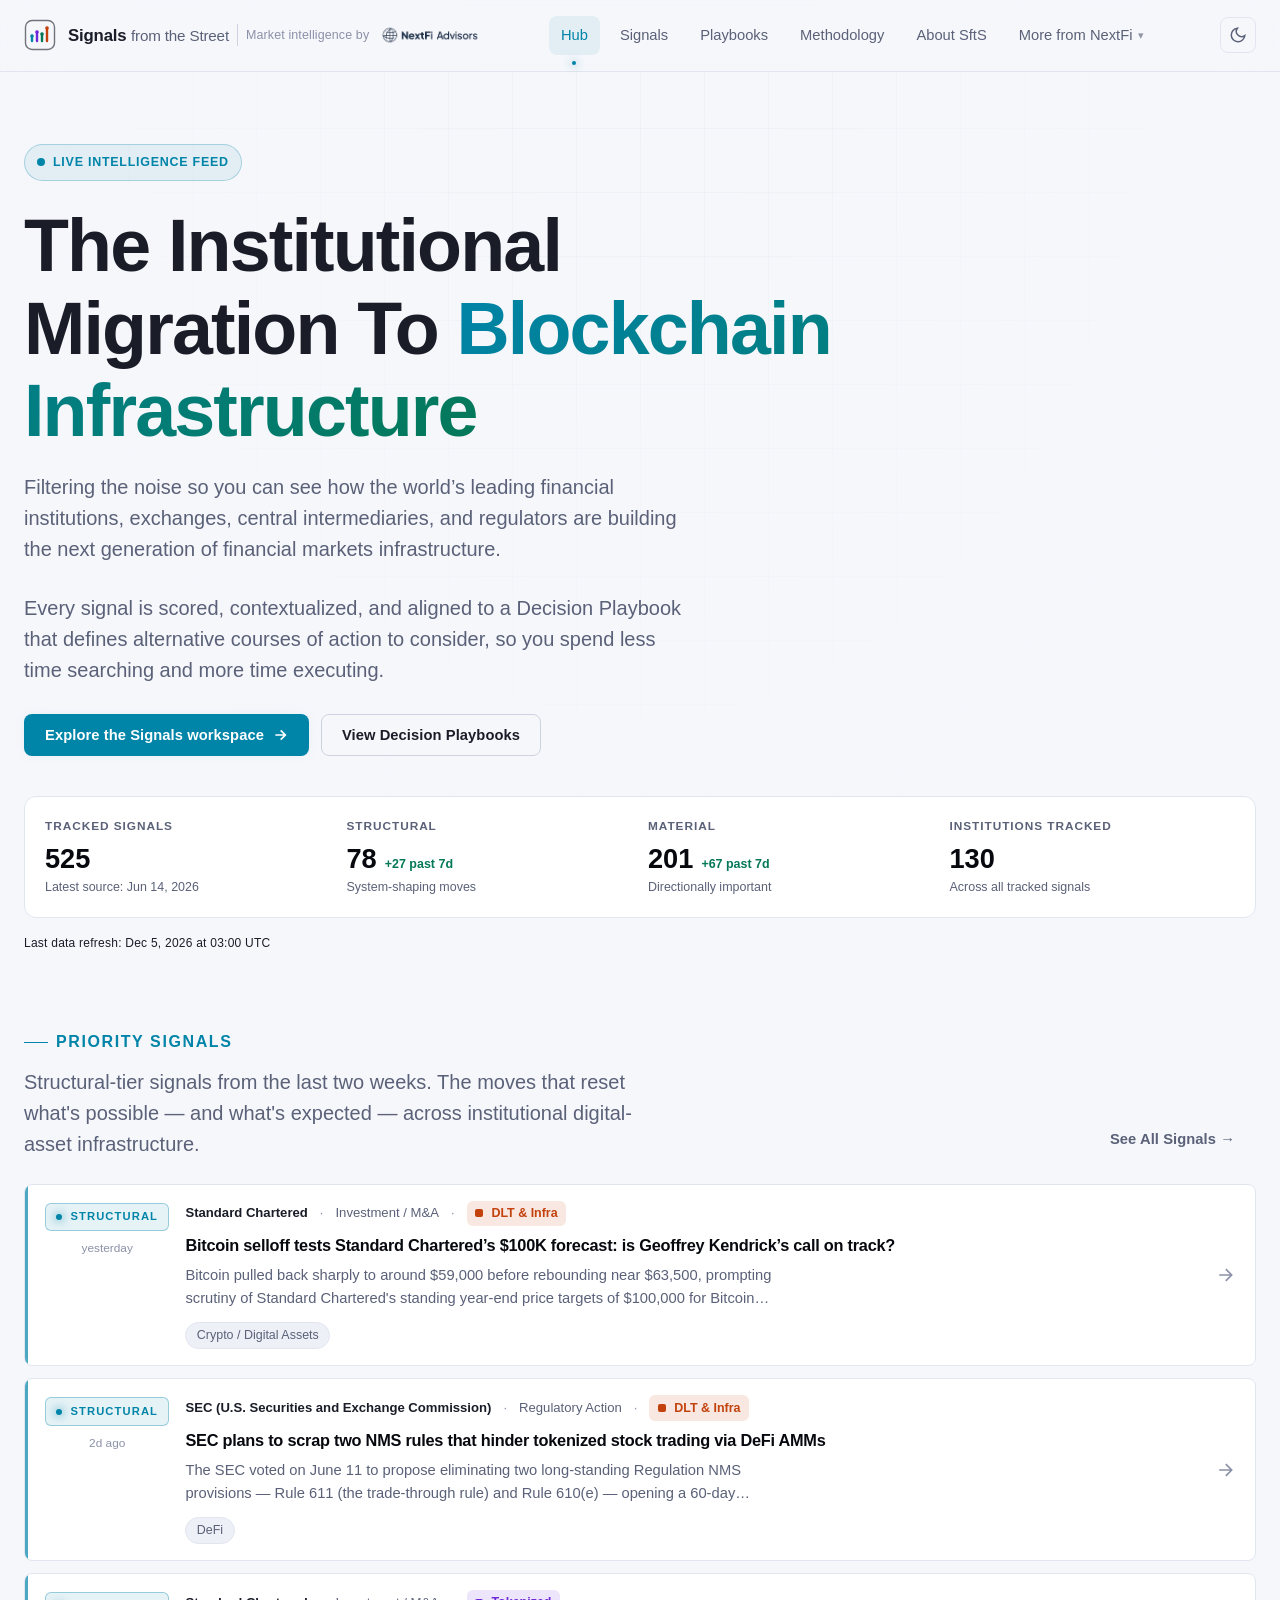
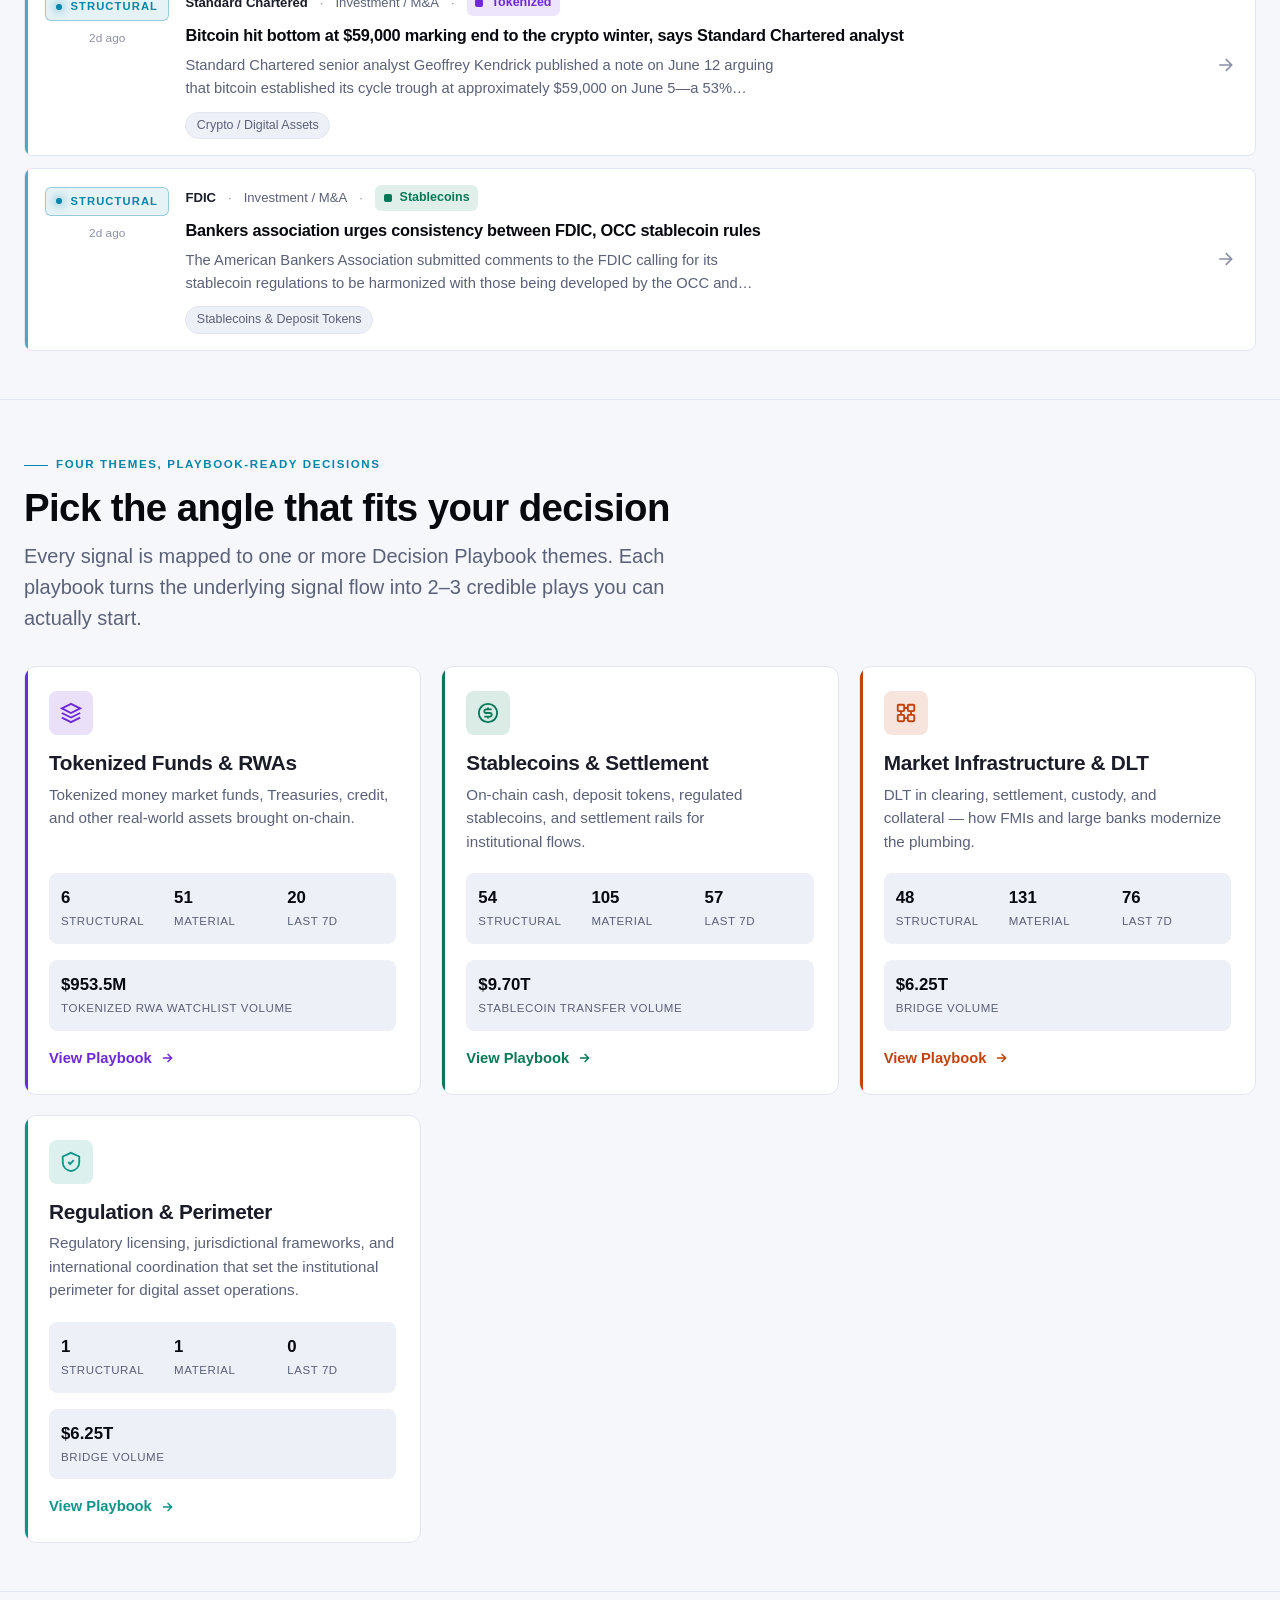
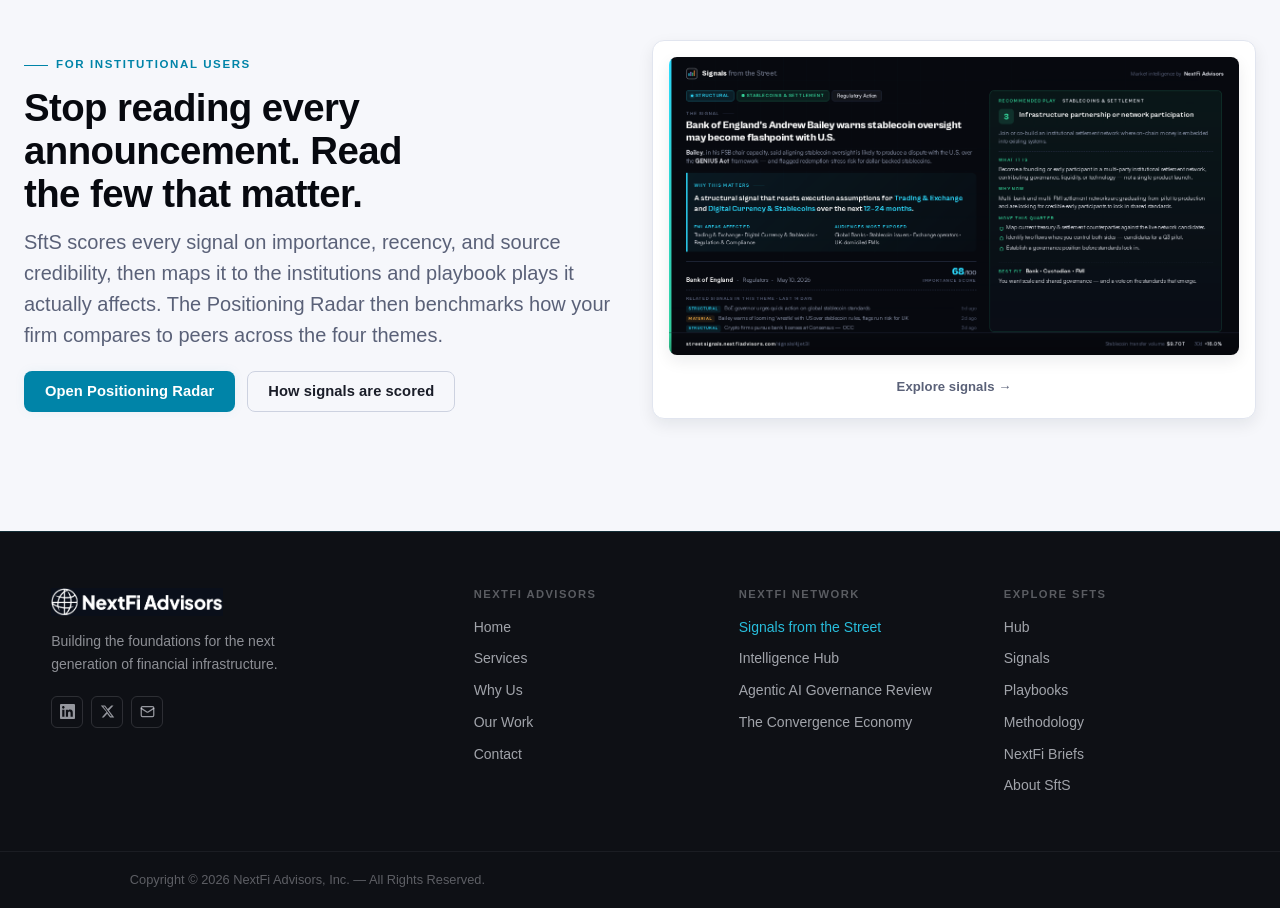
<file: index.html>
<!DOCTYPE html>
<html lang="en">
<head>
<meta charset="UTF-8">
<meta name="viewport" content="width=device-width, initial-scale=1.0">
<title>Signals from the Street — Institutional Digital Asset Intelligence</title>
<meta name="description" content="Filtering institutional digital-asset signals into the few moves that actually shape market structure. Decision Playbooks for tokenized funds, stablecoins, and DLT-based market infrastructure.">
<meta name="theme-color" content="#07090f">
<link rel="icon" type="image/png" href="./assets/nextfi-monogram-navy.png">

<!-- Fonts -->
<link rel="preconnect" href="https://api.fontshare.com">
<link rel="preconnect" href="https://cdn.fontshare.com" crossorigin>
<link href="https://api.fontshare.com/v2/css?f[]=cabinet-grotesk@400,500,700,800&f[]=satoshi@300,400,500,700&f[]=jetbrains-mono@400,500&display=swap" rel="stylesheet">

<!-- Stylesheets -->
<link rel="stylesheet" href="./css/tokens.css?v=14">
<link rel="stylesheet" href="./base.css?v=14">
<link rel="stylesheet" href="./css/app.css?v=14">
</head>
<body>

<a href="#main" class="sr-only">Skip to main content</a>

<header class="app-header">
  <div class="app-header-inner">
    <div class="brand-group">
    <a href="#/" class="brand" aria-label="Signals from the Street home">
      <svg class="brand-mark" viewBox="0 0 32 32" fill="none" aria-hidden="true">
        <rect x="1.5" y="1.5" width="29" height="29" rx="6.5" stroke="currentColor" stroke-width="1.4" fill="none" opacity="0.6"/>
        <path d="M8 22V17"  stroke="var(--color-cat-banks)"     stroke-width="2.4" stroke-linecap="round"/>
        <path d="M13 22V13" stroke="var(--color-cat-asset)"     stroke-width="2.4" stroke-linecap="round"/>
        <path d="M18 22V15" stroke="var(--color-cat-payments)"  stroke-width="2.4" stroke-linecap="round"/>
        <path d="M23 22V9"  stroke="var(--color-cat-exchanges)" stroke-width="2.4" stroke-linecap="round"/>
        <circle cx="8"  cy="17" r="1.8" fill="var(--color-cat-banks)"/>
        <circle cx="13" cy="13" r="1.8" fill="var(--color-cat-asset)"/>
        <circle cx="18" cy="15" r="1.8" fill="var(--color-cat-payments)"/>
        <circle cx="23" cy="9"  r="1.8" fill="var(--color-cat-exchanges)"/>
      </svg>
      <div class="brand-text">Signals <span>from the Street</span></div>
    </a>
    <span class="brand-divider" aria-hidden="true"></span>
    <a class="brand-by" href="https://nextfiadvisors.com" target="_blank" rel="noopener noreferrer">
      <span>Market intelligence by</span>
      <img class="brand-by-logo" src="./nextfi-logo.png" alt="NextFi Advisors" onerror="this.style.display='none';">
    </a>
    </div>

    <nav class="app-nav" id="appNav" aria-label="Primary">
      <a class="nav-link" href="#/">Hub</a>
      <a class="nav-link" href="#/signals">Signals</a>
      <a class="nav-link" href="#/playbooks">Playbooks</a>
      <a class="nav-link" href="#/methodology">Methodology</a>
      <a class="nav-link" href="#/about">About SftS</a>
      <details class="nav-dropdown" id="moreFromNextFi">
        <summary>More from NextFi</summary>
        <div class="nav-dropdown-menu">
          <a href="https://nextfiadvisors.com/" target="_blank" rel="noopener noreferrer">NextFi Home</a>
          <a href="https://intelligence.nextfiadvisors.com/" target="_blank" rel="noopener noreferrer">Intelligence Hub</a>
          <a href="https://agentic.nextfiadvisors.com/" target="_blank" rel="noopener noreferrer">Agentic AI Governance</a>
          <a href="https://thedisplacement.ai/" target="_blank" rel="noopener noreferrer">The Convergence Economy</a>
        </div>
      </details>
    </nav>

    <div class="header-tools">
      <button class="icon-btn" id="themeToggle" aria-label="Toggle color theme" type="button"></button>
      <button class="icon-btn mobile-toggle" id="mobileMenuToggle" aria-label="Toggle navigation" type="button">
        <svg width="18" height="18" viewBox="0 0 24 24" fill="none" stroke="currentColor" stroke-width="2"><path d="M3 12h18M3 6h18M3 18h18"/></svg>
      </button>
    </div>
  </div>
</header>

<main id="main">
  <div id="routeRoot">
    <!-- Initial skeleton while data loads -->
    <div class="container container--wide" style="padding: var(--space-12) 0;">
      <div class="skeleton" style="height: 48px; width: 60%; margin-bottom: var(--space-4);"></div>
      <div class="skeleton" style="height: 24px; width: 80%; margin-bottom: var(--space-3);"></div>
      <div class="skeleton" style="height: 24px; width: 45%; margin-bottom: var(--space-8);"></div>
      <div class="skel-row"></div>
      <div class="skel-row"></div>
      <div class="skel-row"></div>
    </div>
  </div>
</main>

<footer class="site-footer">
  <div class="footer-inner">
    <div class="footer-brand">
      <img src="nextfi-horizontal-bold-reversed.png" alt="NextFi Advisors" class="footer-logo" />
      <p>Building the foundations for the next generation of financial infrastructure.</p>
      <div class="footer-socials">
        <a href="https://www.linkedin.com/in/barry-eisenberg/" target="_blank" rel="noopener noreferrer" class="footer-social" aria-label="LinkedIn">
          <svg width="15" height="15" viewBox="0 0 24 24" fill="currentColor" aria-hidden="true"><path d="M20.447 20.452h-3.554v-5.569c0-1.328-.027-3.037-1.852-3.037-1.853 0-2.136 1.445-2.136 2.939v5.667H9.351V9h3.414v1.561h.046c.477-.9 1.637-1.85 3.37-1.85 3.601 0 4.267 2.37 4.267 5.455v6.286zM5.337 7.433c-1.144 0-2.063-.926-2.063-2.065 0-1.138.92-2.063 2.063-2.063 1.14 0 2.064.925 2.064 2.063 0 1.139-.925 2.065-2.064 2.065zm1.782 13.019H3.555V9h3.564v11.452zM22.225 0H1.771C.792 0 0 .774 0 1.729v20.542C0 23.227.792 24 1.771 24h20.451C23.2 24 24 23.227 24 22.271V1.729C24 .774 23.2 0 22.222 0h.003z"/></svg>
        </a>
        <a href="https://www.x.com/NextfiAdvisors" target="_blank" rel="noopener noreferrer" class="footer-social" aria-label="X (Twitter)">
          <svg width="15" height="15" viewBox="0 0 24 24" fill="currentColor" aria-hidden="true"><path d="M18.244 2.25h3.308l-7.227 8.26 8.502 11.24H16.17l-4.714-6.231-5.401 6.231H2.742l7.736-8.857L1.254 2.25H8.08l4.258 5.63 5.906-5.63zm-1.161 17.52h1.833L7.084 4.126H5.117z"/></svg>
        </a>
        <a href="mailto:info@nextfiadvisors.com" class="footer-social" aria-label="Email">
          <svg width="15" height="15" viewBox="0 0 24 24" fill="none" stroke="currentColor" stroke-width="2" stroke-linecap="round" stroke-linejoin="round" aria-hidden="true"><rect width="20" height="16" x="2" y="4" rx="2"/><path d="m22 7-8.97 5.7a1.94 1.94 0 0 1-2.06 0L2 7"/></svg>
        </a>
      </div>
    </div>
    <div class="footer-links">
      <h4>NextFi Advisors</h4>
      <a href="https://nextfiadvisors.com/">Home</a>
      <a href="https://nextfiadvisors.com/services">Services</a>
      <a href="https://nextfiadvisors.com/why-us">Why Us</a>
      <a href="https://nextfiadvisors.com/our-work">Our Work</a>
      <a href="https://nextfiadvisors.com/contact">Contact</a>
    </div>
    <div class="footer-links">
      <h4>NextFi Network</h4>
      <a href="https://streetsignals.nextfiadvisors.com/" class="footer-link-current" aria-current="page">Signals from the Street</a>
      <a href="https://intelligence.nextfiadvisors.com/">Intelligence Hub</a>
      <a href="https://agentic.nextfiadvisors.com/">Agentic AI Governance Review</a>
      <a href="https://thedisplacement.ai/">The Convergence Economy</a>
    </div>
    <div class="footer-links">
      <h4>Explore SftS</h4>
      <a href="#/">Hub</a>
      <a href="#/signals">Signals</a>
      <a href="#/playbooks">Playbooks</a>
      <a href="#/methodology">Methodology</a>
      <a href="#/briefs">NextFi Briefs</a>
      <a href="#/about">About SftS</a>
    </div>
  </div>
  <div class="footer-bottom">
    <p>Copyright &copy; 2026 NextFi Advisors, Inc. &mdash; All Rights Reserved.</p>
  </div>
</footer>

<!-- Scripts: load order matters -->
<script src="./js/state.js?v=14"></script>
<script src="./js/why-this-matters.js?v=14"></script>
<script src="./js/data.js?v=14"></script>
<script src="./js/playbooks.js?v=14"></script>
<script src="./js/render.js?v=14"></script>
<script src="./js/router.js?v=14"></script>
<script src="./js/routes-hub.js?v=14"></script>
<script src="./js/routes-signals-v2.js?v=14"></script>
<script src="./js/routes-playbooks.js?v=14"></script>
<script src="./js/routes-radar.js?v=14"></script>
<script src="./js/routes-analytics.js?v=14"></script>
<script src="./js/routes-meta.js?v=14"></script>
<script src="./js/routes-briefs.js?v=14"></script>
<script src="./js/app.js?v=14"></script>
</body>
</html>
</file>
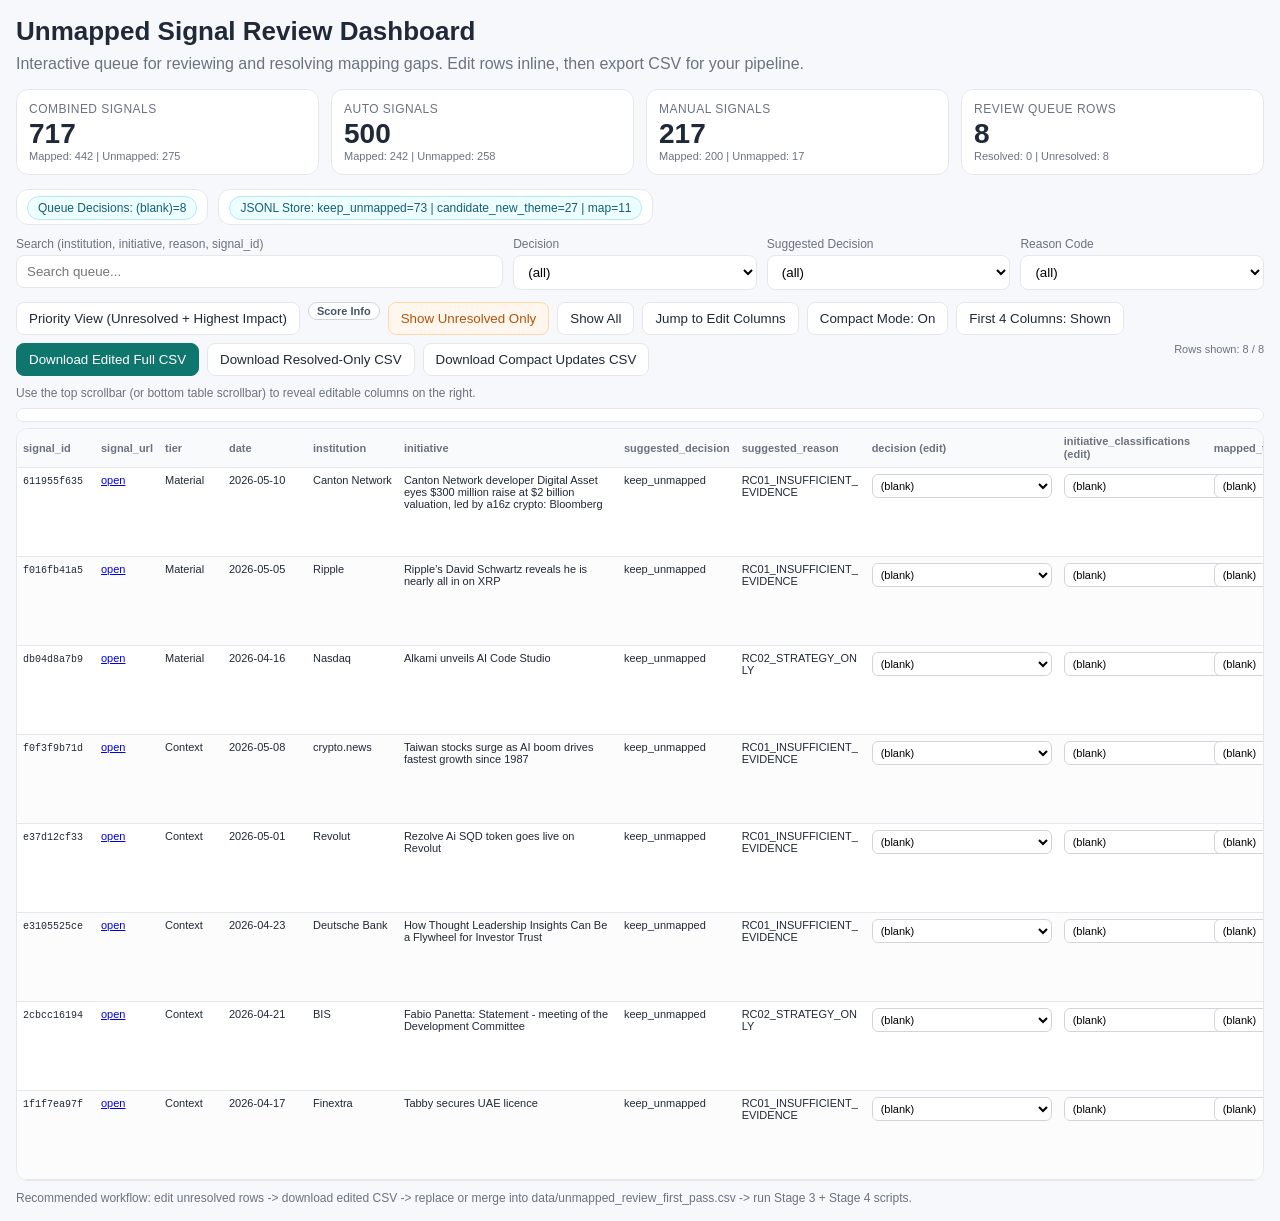
<file: data/unmapped_review_dashboard.html>
<!doctype html>
<html lang="en">
<head>
  <meta charset="utf-8" />
  <meta name="viewport" content="width=device-width, initial-scale=1" />
  <title>Unmapped Signal Review Dashboard</title>
  <style>
    :root {
      --bg:#f7f8fc;
      --card:#ffffff;
      --ink:#1f2937;
      --muted:#6b7280;
      --line:#e5e7eb;
      --accent:#0f766e;
      --warn:#b45309;
      --danger:#b91c1c;
    }
    * { box-sizing:border-box; }
    body { margin:0; font-family:Segoe UI, Tahoma, sans-serif; background:var(--bg); color:var(--ink); }
    .wrap { max-width:1500px; margin:0 auto; padding:16px; }
    h1 { margin:0 0 8px; font-size:26px; }
    .sub { color:var(--muted); margin-bottom:16px; }
    .grid { display:grid; gap:12px; grid-template-columns:repeat(auto-fit,minmax(260px,1fr)); margin-bottom:14px; }
    .card { background:var(--card); border:1px solid var(--line); border-radius:12px; padding:12px; }
    .k { color:var(--muted); font-size:12px; text-transform:uppercase; letter-spacing:.04em; }
    .v { font-size:28px; font-weight:700; margin-top:2px; }
    .row { display:flex; gap:10px; flex-wrap:wrap; align-items:center; margin-bottom:12px; }
    .row .card { padding:8px 10px; }
    .pill { border-radius:999px; padding:4px 10px; font-size:12px; background:#ecfeff; color:#155e75; border:1px solid #bae6fd; }
    label { font-size:12px; color:var(--muted); display:block; margin-bottom:4px; }
    input[type=search], select { width:100%; min-width:180px; border:1px solid var(--line); border-radius:8px; padding:8px 10px; background:#fff; }
    .filters { display:grid; gap:10px; grid-template-columns:2fr 1fr 1fr 1fr; margin-bottom:12px; }
    .btns { display:flex; gap:8px; flex-wrap:wrap; margin-bottom:10px; }
    button { border:1px solid var(--line); background:#fff; color:var(--ink); border-radius:8px; padding:8px 12px; cursor:pointer; }
    button.primary { background:var(--accent); border-color:var(--accent); color:#fff; }
    button.warn { background:#fff7ed; border-color:#fed7aa; color:var(--warn); }
    button.active { background:#ecfeff; border-color:#99f6e4; color:#0f766e; }
    .hint { display:inline-flex; align-items:center; justify-content:center; width:18px; height:18px; border-radius:999px; border:1px solid #cbd5e1; color:#475569; font-size:11px; line-height:1; background:#fff; cursor:help; }
    .hint.label { width:auto; padding:0 8px; border-radius:999px; font-size:11px; font-weight:600; }
    .scroll-hint { margin:6px 0 8px; color:var(--muted); font-size:12px; }
    .top-scroll { height:14px; overflow-x:auto; overflow-y:hidden; border:1px solid var(--line); border-radius:8px; background:#fff; margin-bottom:6px; }
    .top-scroll-inner { height:1px; }
    .table-wrap { background:#fff; border:1px solid var(--line); border-radius:12px; overflow-x:auto; overflow-y:auto; max-width:100%; }
    table { width:max-content; min-width:100%; border-collapse:separate; border-spacing:0; }
    thead th { position:sticky; top:0; background:#f9fafb; border-bottom:1px solid var(--line); padding:8px; text-align:left; font-size:12px; color:var(--muted); white-space:normal; overflow-wrap:anywhere; word-break:break-word; line-height:1.2; }
    tbody td { border-bottom:1px solid var(--line); padding:8px; vertical-align:top; font-size:12px; white-space:normal; overflow-wrap:anywhere; word-break:break-word; }
    tbody tr:nth-child(even) { background:#fcfcfd; }
    td .mono { font-family:Consolas, monospace; font-size:11px; }
    td textarea, td input, td select { width:100%; border:1px solid #d1d5db; border-radius:6px; padding:6px; font-size:12px; background:#fff; }
    td textarea { min-height:52px; resize:vertical; }
    table th:nth-child(1), table td:nth-child(1) { min-width:88px; }
    table th:nth-child(2), table td:nth-child(2) { min-width:74px; }
    table th:nth-child(3), table td:nth-child(3) { min-width:76px; }
    table th:nth-child(4), table td:nth-child(4) { min-width:92px; }
    table th:nth-child(5), table td:nth-child(5) { min-width:100px; max-width:170px; }
    table th:nth-child(6), table td:nth-child(6) { min-width:150px; max-width:280px; }
    table th:nth-child(7), table td:nth-child(7) { min-width:105px; }
    table th:nth-child(8), table td:nth-child(8) { min-width:100px; max-width:160px; }
    table th:nth-child(9), table td:nth-child(9) { min-width:150px; }
    table th:nth-child(10), table td:nth-child(10) { min-width:150px; max-width:170px; width:1%; }
    table th:nth-child(11), table td:nth-child(11) { min-width:170px; }
    table th:nth-child(12), table td:nth-child(12) { min-width:170px; }
    table th:nth-child(13), table td:nth-child(13) { min-width:380px; width:380px; }
    table td:nth-child(13) textarea { min-height:86px; }
    body.compact thead th, body.compact tbody td { padding:6px; font-size:11px; }
    body.compact td .mono { font-size:10px; }
    body.compact td textarea, body.compact td input, body.compact td select { padding:4px; font-size:11px; }
    body.compact table th:nth-child(1), body.compact table td:nth-child(1) { min-width:78px; }
    body.compact table th:nth-child(2), body.compact table td:nth-child(2) { min-width:64px; }
    body.compact table th:nth-child(3), body.compact table td:nth-child(3) { min-width:64px; }
    body.compact table th:nth-child(4), body.compact table td:nth-child(4) { min-width:84px; }
    body.compact table th:nth-child(5), body.compact table td:nth-child(5) { min-width:88px; max-width:140px; }
    body.compact table th:nth-child(6), body.compact table td:nth-child(6) { min-width:120px; max-width:220px; }
    body.compact table th:nth-child(7), body.compact table td:nth-child(7) { min-width:90px; }
    body.compact table th:nth-child(8), body.compact table td:nth-child(8) { min-width:90px; max-width:130px; }
    body.compact table th:nth-child(9), body.compact table td:nth-child(9) { min-width:130px; }
    body.compact table th:nth-child(10), body.compact table td:nth-child(10) { min-width:135px; max-width:150px; width:1%; }
    body.compact table th:nth-child(11), body.compact table td:nth-child(11) { min-width:150px; }
    body.compact table th:nth-child(12), body.compact table td:nth-child(12) { min-width:150px; }
    body.compact table th:nth-child(13), body.compact table td:nth-child(13) { min-width:300px; width:300px; }
    body.compact table td:nth-child(13) textarea { min-height:74px; }
    body.hide-leading-cols table th:nth-child(1),
    body.hide-leading-cols table td:nth-child(1),
    body.hide-leading-cols table th:nth-child(2),
    body.hide-leading-cols table td:nth-child(2),
    body.hide-leading-cols table th:nth-child(3),
    body.hide-leading-cols table td:nth-child(3),
    body.hide-leading-cols table th:nth-child(4),
    body.hide-leading-cols table td:nth-child(4) { display:none; }
    .small { font-size:11px; color:var(--muted); }
    .note { margin-top:10px; font-size:12px; color:var(--muted); }
    .right { margin-left:auto; }
  </style>
</head>
<body>
<div class="wrap">
  <h1>Unmapped Signal Review Dashboard</h1>
  <div class="sub">Interactive queue for reviewing and resolving mapping gaps. Edit rows inline, then export CSV for your pipeline.</div>

  <div id="summary" class="grid"></div>

  <div class="row">
    <div class="card"><span class="pill" id="queue-meta"></span></div>
    <div class="card"><span class="pill" id="decision-meta"></span></div>
  </div>

  <div class="filters">
    <div>
      <label>Search (institution, initiative, reason, signal_id)</label>
      <input id="q" type="search" placeholder="Search queue..." />
    </div>
    <div>
      <label>Decision</label>
      <select id="decisionFilter"></select>
    </div>
    <div>
      <label>Suggested Decision</label>
      <select id="suggestedFilter"></select>
    </div>
    <div>
      <label>Reason Code</label>
      <select id="reasonFilter"></select>
    </div>
  </div>

  <div class="btns">
    <button id="showPriority">Priority View (Unresolved + Highest Impact)</button>
    <span class="hint label" title="Priority score = tier weight + recency score + institution weight. Tier weights: Structural 100, Material 70, Context 40, Noise 10. Recency score decreases with days_since_anchor. Institution weights are higher for Regulatory Agencies and Global Banks.">Score Info</span>
    <button class="warn" id="unresolvedOnly">Show Unresolved Only</button>
    <button id="showAll">Show All</button>
    <button id="jumpToEdits">Jump to Edit Columns</button>
    <button id="toggleCompact">Compact Mode: Off</button>
    <button id="toggleLeadingCols">First 4 Columns: Shown</button>
    <button class="primary" id="downloadEdited">Download Edited Full CSV</button>
    <button id="downloadResolved">Download Resolved-Only CSV</button>
    <button id="downloadUpdates">Download Compact Updates CSV</button>
    <span class="small right" id="rowsShown"></span>
  </div>

  <div class="scroll-hint">Use the top scrollbar (or bottom table scrollbar) to reveal editable columns on the right.</div>
  <div id="topScroll" class="top-scroll"><div id="topScrollInner" class="top-scroll-inner"></div></div>

  <div class="table-wrap">
    <table>
      <thead>
        <tr>
          <th>signal_id</th>
          <th>signal_url</th>
          <th>tier</th>
          <th>date</th>
          <th>institution</th>
          <th>initiative</th>
          <th>suggested_decision</th>
          <th>suggested_reason</th>
          <th>decision (edit)</th>
          <th>initiative_classifications (edit)</th>
          <th>mapped_themes (edit)</th>
          <th>primary_play_id (edit)</th>
          <th>notes (edit)</th>
        </tr>
      </thead>
      <tbody id="body"></tbody>
    </table>
  </div>

  <div class="note">
    Recommended workflow: edit unresolved rows -> download edited CSV -> replace or merge into data/unmapped_review_first_pass.csv -> run Stage 3 + Stage 4 scripts.
  </div>
</div>

<script>
const PAYLOAD = {"columns": ["queue_order", "review_priority", "inclusion_reason", "source_url", "signal_id", "tier", "signal_score", "days_since_anchor", "date", "institution", "institution_type", "initiative", "what_happened", "signal_type", "initiative_types", "fmi_areas", "suggested_decision", "suggested_initiative_classifications", "suggested_mapped_themes", "suggested_primary_play_id", "suggested_runner_up_play_id", "suggested_play_score_gap", "suggested_play_audience", "suggested_primary_reason_code", "suggested_confidence", "suggested_confidence_score", "suggested_evidence", "decision", "initiative_classifications", "mapped_themes", "mapped_plays", "primary_play_id", "play_audience", "tie_breaker_used", "confidence", "primary_reason_code", "reviewer_notes", "reviewer_id", "reviewed_at_utc"], "rows": [{"queue_order": "10", "suggested_runner_up_play_id": "", "suggested_confidence_score": "35", "suggested_mapped_themes": "", "suggested_primary_reason_code": "RC01_INSUFFICIENT_EVIDENCE", "decision": "", "confidence": "", "signal_id": "611955f635", "date": "2026-05-10", "institution": "Canton Network", "reviewer_notes": "", "signal_score": "46/100", "what_happened": "Digital Asset Holdings has been in active fundraising mode over the past year, having closed a $135 million round in mid-2025 led by DRW Venture Capital and Tradeweb Markets — with Goldman Sachs, Citadel Securities, and DTCC participating — followed by a $50 million raise from BNY Mellon, Nasdaq, S&P Global, and iCapital in December 2025. The proposed $300 million round at a $2 billion valuation, led by a16z crypto, would nearly double the company's cumulative external capital and represents a meaningful re-rating given that prior rounds implied a substantially lower enterprise value.", "play_audience": "", "reviewed_at_utc": "", "suggested_evidence": "insufficient keyword or workflow evidence", "suggested_play_audience": "", "initiative": "Canton Network developer Digital Asset eyes $300 million raise at $2 billion valuation, led by a16z crypto: Bloomberg", "suggested_primary_play_id": "", "suggested_play_score_gap": "0", "mapped_plays": "", "inclusion_reason": "unmapped", "institution_type": "Infrastructure & Technology", "mapped_themes": "", "reviewer_id": "", "fmi_areas": "General Infrastructure", "source_url": "https://www.theblock.co/post/400647/canton-network-developer-digital-asset-eyes-300-million-raise-at-2-billion-valuation-led-by-a16z-crypto-bloomberg", "primary_play_id": "", "tie_breaker_used": "", "days_since_anchor": "1", "suggested_confidence": "low", "initiative_types": "Crypto / Digital Assets", "tier": "Material", "review_priority": "2", "suggested_decision": "keep_unmapped", "suggested_initiative_classifications": "", "primary_reason_code": "", "initiative_classifications": "", "signal_type": "Investment / M&A"}, {"queue_order": "27", "suggested_runner_up_play_id": "", "suggested_confidence_score": "35", "suggested_mapped_themes": "", "suggested_primary_reason_code": "RC01_INSUFFICIENT_EVIDENCE", "decision": "", "confidence": "", "signal_id": "f016fb41a5", "date": "2026-05-05", "institution": "Ripple", "reviewer_notes": "", "signal_score": "50/100", "what_happened": "Ripple CTO Emeritus David Schwartz disclosed on May 5, 2026, that his personal crypto holdings have been reduced to almost exclusively XRP and Ripple equity, with negligible exposure to any other digital asset. Speaking in an online discussion, he characterized the concentration as largely unplanned rather than a deliberate strategic allocation, which is notable given his decades-long technical leadership at the firm that issues XRP. Schwartz simultaneously argued that broad sector diversification remains a rational approach for investors who lack conviction on which specific assets will win — a framing that separates his own insider-adjacent position from a general endorsement of XRP concentration.", "play_audience": "", "reviewed_at_utc": "", "suggested_evidence": "insufficient keyword or workflow evidence", "suggested_play_audience": "", "initiative": "Ripple’s David Schwartz reveals he is nearly all in on XRP", "suggested_primary_play_id": "", "suggested_play_score_gap": "0", "mapped_plays": "", "inclusion_reason": "unmapped", "institution_type": "Payments Providers", "mapped_themes": "", "reviewer_id": "", "fmi_areas": "General Infrastructure", "source_url": "https://crypto.news/ripples-david-schwartz-reveals-he-is-nearly-all-in-on-xrp/", "primary_play_id": "", "tie_breaker_used": "", "days_since_anchor": "6", "suggested_confidence": "low", "initiative_types": "Crypto / Digital Assets", "tier": "Material", "review_priority": "2", "suggested_decision": "keep_unmapped", "suggested_initiative_classifications": "", "primary_reason_code": "", "initiative_classifications": "", "signal_type": "Investment / M&A"}, {"queue_order": "50", "suggested_runner_up_play_id": "", "suggested_confidence_score": "35", "suggested_mapped_themes": "", "suggested_primary_reason_code": "RC02_STRATEGY_ONLY", "decision": "", "confidence": "", "signal_id": "db04d8a7b9", "date": "2026-04-16", "institution": "Nasdaq", "reviewer_notes": "", "signal_score": "46/100", "what_happened": "Alkami Technology, Inc. (Nasdaq: ALKT) (\"Alkami\"), a leading digital sales and service platform provider for financial institutions in the U.S., today announced the introduction of Alkami Code Studio, a new artificial intelligence (AI)-powered development capability that underscores the company's continued investment in generative AI and open architecture as part of its Digital Sales & Service Platform strategy.", "play_audience": "", "reviewed_at_utc": "", "suggested_evidence": "weak theme fit; review initiative-level multi-label suggestion", "suggested_play_audience": "", "initiative": "Alkami unveils AI Code Studio", "suggested_primary_play_id": "", "suggested_play_score_gap": "0", "mapped_plays": "", "inclusion_reason": "unmapped", "institution_type": "Exchanges & Central Intermediaries", "mapped_themes": "", "reviewer_id": "", "fmi_areas": "General Infrastructure", "source_url": "https://www.finextra.com/pressarticle/109503/alkami-unveils-ai-code-studio", "primary_play_id": "", "tie_breaker_used": "", "days_since_anchor": "25", "suggested_confidence": "low", "initiative_types": "", "tier": "Material", "review_priority": "2", "suggested_decision": "keep_unmapped", "suggested_initiative_classifications": "Digital Asset Strategy", "primary_reason_code": "", "initiative_classifications": "", "signal_type": "Investment / M&A"}, {"queue_order": "55", "suggested_runner_up_play_id": "", "suggested_confidence_score": "35", "suggested_mapped_themes": "", "suggested_primary_reason_code": "RC01_INSUFFICIENT_EVIDENCE", "decision": "", "confidence": "", "signal_id": "f0f3f9b71d", "date": "2026-05-08", "institution": "crypto.news", "reviewer_notes": "", "signal_score": "22/100", "what_happened": "Taiwan's TWSE Index posted a 22.7% monthly gain in April, reaching 38,926.63 and bringing its year-to-date advance to 34.4%, according to Bank of America data, as surging global orders for AI servers, advanced semiconductors, and cloud computing hardware translated directly into record export figures — March exports rose 61.8% year-over-year to an all-time monthly high of $80 billion. The rally is underpinned by concrete economic throughput: Q1 GDP expanded 13.7% year-over-year, the strongest reading in nearly four decades, with technology stocks now representing over four-fifths of the market's $4 trillion total capitalization and accounting for 79% of daily turnover, which itself averaged NT$1.23 trillion — up 187% year-over-year.", "play_audience": "", "reviewed_at_utc": "", "suggested_evidence": "insufficient keyword or workflow evidence", "suggested_play_audience": "", "initiative": "Taiwan stocks surge as AI boom drives fastest growth since 1987", "suggested_primary_play_id": "", "suggested_play_score_gap": "0", "mapped_plays": "", "inclusion_reason": "unmapped", "institution_type": "Infrastructure & Technology", "mapped_themes": "", "reviewer_id": "", "fmi_areas": "Data & Reporting", "source_url": "https://crypto.news/taiwan-stocks-surge-as-ai-boom-drives-fastest-growth-since-1987/", "primary_play_id": "", "tie_breaker_used": "", "days_since_anchor": "3", "suggested_confidence": "low", "initiative_types": "", "tier": "Context", "review_priority": "3", "suggested_decision": "keep_unmapped", "suggested_initiative_classifications": "", "primary_reason_code": "", "initiative_classifications": "", "signal_type": "Pilot / Trial"}, {"queue_order": "76", "suggested_runner_up_play_id": "", "suggested_confidence_score": "35", "suggested_mapped_themes": "", "suggested_primary_reason_code": "RC01_INSUFFICIENT_EVIDENCE", "decision": "", "confidence": "", "signal_id": "e37d12cf33", "date": "2026-05-01", "institution": "Revolut", "reviewer_notes": "", "signal_score": "26/100", "what_happened": "Rezolve Ai (NASDAQ: RZLV), a global leader in Agentic Commerce and AI-powered retail infrastructure, today announced that the native token of its decentralized data layer, SQD, is now officially listed on Revolut, Europe’s leading financial super-app.", "play_audience": "", "reviewed_at_utc": "", "suggested_evidence": "insufficient keyword or workflow evidence", "suggested_play_audience": "", "initiative": "Rezolve Ai SQD token goes live on Revolut", "suggested_primary_play_id": "", "suggested_play_score_gap": "0", "mapped_plays": "", "inclusion_reason": "unmapped", "institution_type": "Payments Providers", "mapped_themes": "", "reviewer_id": "", "fmi_areas": "Data & Reporting", "source_url": "https://www.finextra.com/pressarticle/109679/rezolve-ai-sqd-token-goes-live-on-revolut", "primary_play_id": "", "tie_breaker_used": "", "days_since_anchor": "10", "suggested_confidence": "low", "initiative_types": "", "tier": "Context", "review_priority": "3", "suggested_decision": "keep_unmapped", "suggested_initiative_classifications": "", "primary_reason_code": "", "initiative_classifications": "", "signal_type": "Product Launch"}, {"queue_order": "85", "suggested_runner_up_play_id": "", "suggested_confidence_score": "35", "suggested_mapped_themes": "", "suggested_primary_reason_code": "RC01_INSUFFICIENT_EVIDENCE", "decision": "", "confidence": "", "signal_id": "e3105525ce", "date": "2026-04-23", "institution": "Deutsche Bank", "reviewer_notes": "", "signal_score": "40/100", "what_happened": "In this Finextra TV interview from the Communify Intelligence Experience in Miami, Pam Finelli, Global COO, Investment Research, Deutsche Bank, explored the importance of personalised advice to clients, allowing consistency on the back end. Finelli explains research helps banks use content as a flywheel to unlock opportunities with clients, utilising thought leadership insights to bolster trust and respect as a", "play_audience": "", "reviewed_at_utc": "", "suggested_evidence": "insufficient keyword or workflow evidence", "suggested_play_audience": "", "initiative": "How Thought Leadership Insights Can Be a Flywheel for Investor Trust", "suggested_primary_play_id": "", "suggested_play_score_gap": "0", "mapped_plays": "", "inclusion_reason": "unmapped", "institution_type": "Global Banks", "mapped_themes": "", "reviewer_id": "", "fmi_areas": "General Infrastructure", "source_url": "https://www.finextra.com/videoarticle/3488/how-thought-leadership-insights-can-be-a-flywheel-for-investor-trust", "primary_play_id": "", "tie_breaker_used": "", "days_since_anchor": "18", "suggested_confidence": "low", "initiative_types": "", "tier": "Context", "review_priority": "3", "suggested_decision": "keep_unmapped", "suggested_initiative_classifications": "", "primary_reason_code": "", "initiative_classifications": "", "signal_type": "Investment / M&A"}, {"queue_order": "89", "suggested_runner_up_play_id": "", "suggested_confidence_score": "35", "suggested_mapped_themes": "", "suggested_primary_reason_code": "RC02_STRATEGY_ONLY", "decision": "", "confidence": "", "signal_id": "2cbcc16194", "date": "2026-04-21", "institution": "BIS", "reviewer_notes": "", "signal_score": "30/100", "what_happened": "Labor market regulation should support firm growth while preserving incentives to invest in worker training and ensuring adequate contractual protection. Beyond commendable efforts already under way to develop an effective originate-to-distribute model, the IFC 2030 strategy should deepen upstream engagement and prioritize projects with strong market-creation impact and clear additionality. Fabio Panetta: Statement meeting of the Development Committee", "play_audience": "", "reviewed_at_utc": "", "suggested_evidence": "weak theme fit; review initiative-level multi-label suggestion", "suggested_play_audience": "", "initiative": "Fabio Panetta: Statement - meeting of the Development Committee", "suggested_primary_play_id": "", "suggested_play_score_gap": "0", "mapped_plays": "", "inclusion_reason": "unmapped", "institution_type": "Regulatory Agencies", "mapped_themes": "", "reviewer_id": "", "fmi_areas": "", "source_url": "https://www.bis.org/review/r260420c.htm", "primary_play_id": "", "tie_breaker_used": "", "days_since_anchor": "20", "suggested_confidence": "low", "initiative_types": "", "tier": "Context", "review_priority": "3", "suggested_decision": "keep_unmapped", "suggested_initiative_classifications": "Digital Asset Strategy", "primary_reason_code": "", "initiative_classifications": "", "signal_type": "Research / Report"}, {"queue_order": "93", "suggested_runner_up_play_id": "", "suggested_confidence_score": "35", "suggested_mapped_themes": "", "suggested_primary_reason_code": "RC01_INSUFFICIENT_EVIDENCE", "decision": "", "confidence": "", "signal_id": "1f1f7ea97f", "date": "2026-04-17", "institution": "Finextra", "reviewer_notes": "", "signal_score": "30/100", "what_happened": "Tabby has been granted a Stored Value Facilities (SVF) licence by the Central Bank of the UAE (CBUAE), authorising the company to hold customer funds and introduce a new suite of financial products, including spending accounts, cards and money management tools.", "play_audience": "", "reviewed_at_utc": "", "suggested_evidence": "insufficient keyword or workflow evidence", "suggested_play_audience": "", "initiative": "Tabby secures UAE licence", "suggested_primary_play_id": "", "suggested_play_score_gap": "0", "mapped_plays": "", "inclusion_reason": "unmapped", "institution_type": "Infrastructure & Technology", "mapped_themes": "", "reviewer_id": "", "fmi_areas": "General Infrastructure", "source_url": "https://www.finextra.com/pressarticle/109511/tabby-secures-uae-licence", "primary_play_id": "", "tie_breaker_used": "", "days_since_anchor": "24", "suggested_confidence": "low", "initiative_types": "", "tier": "Context", "review_priority": "3", "suggested_decision": "keep_unmapped", "suggested_initiative_classifications": "", "primary_reason_code": "", "initiative_classifications": "", "signal_type": "Platform / Infrastructure"}], "summary": {"source_pressure": {"manual": {"total": 217, "mapped": 200, "unmapped": 17}, "auto": {"total": 500, "mapped": 242, "unmapped": 258}, "combined": {"total": 717, "mapped": 442, "unmapped": 275}}, "review_queue": {"total": 8, "resolved": 0, "unresolved": 8, "decision_counts": {"(blank)": 8}, "suggested_counts": {"keep_unmapped": 8}, "reason_counts": {"RC01_INSUFFICIENT_EVIDENCE": 6, "RC02_STRATEGY_ONLY": 2}}, "decision_store": {"total": 111, "decision_counts": {"keep_unmapped": 73, "candidate_new_theme": 27, "map": 11}}}, "editable_fields": ["decision", "initiative_classifications", "mapped_themes", "primary_play_id", "play_audience", "tie_breaker_used", "confidence", "primary_reason_code", "reviewer_notes", "reviewer_id"]};

const rows = PAYLOAD.rows;
const columns = PAYLOAD.columns;
const summary = PAYLOAD.summary;
const editableFields = PAYLOAD.editable_fields;

const THEME_OPTIONS = ['', 'tokenized', 'stablecoins', 'dlt', 'perimeter'];
const INITIATIVE_CLASSIFICATION_OPTIONS = [
  '',
  'Tokenized Securities / RWA',
  'Stablecoins & Deposit Tokens',
  'Stablecoins',
  'Cross-Border Payments',
  'Payment Infrastructure',
  'CBDC',
  'DLT / Blockchain Infrastructure',
  'Settlement Infrastructure',
  'Interoperability & Standards',
  'DeFi',
  'Crypto / Digital Assets',
  'Digital Asset Strategy',
  'Leadership & Governance',
  'Regulatory / Compliance',
];
const PLAY_IDS_BY_THEME = {
  tokenized: ['tokenized-1', 'tokenized-2', 'tokenized-3'],
  stablecoins: ['stablecoins-1', 'stablecoins-2', 'stablecoins-3'],
  dlt: ['dlt-1', 'dlt-2', 'dlt-3'],
  perimeter: ['perimeter-1', 'perimeter-2', 'perimeter-3'],
};
const TIER_WEIGHT = { Structural: 100, Material: 70, Context: 40, Noise: 10 };
const INSTITUTION_WEIGHT = {
  'Regulatory Agencies': 35,
  'Global Banks': 30,
  'Payments Providers': 24,
  'Exchanges & Central Intermediaries': 24,
  'Asset & Investment Management': 20,
  'Infrastructure & Technology': 16,
};

let unresolvedOnly = false;
let sortMode = 'default';
let compactMode = false;
let leadingColsCollapsed = false;

function uniqValues(key) {
  const vals = new Set(['(all)']);
  for (const r of rows) vals.add((r[key] || '').trim() || '(blank)');
  return Array.from(vals);
}

function setOptions(selectEl, values) {
  selectEl.innerHTML = values.map(v => `<option value="${escapeHtml(v)}">${escapeHtml(v)}</option>`).join('');
}

function escapeHtml(v) {
  return String(v)
    .replaceAll('&', '&amp;')
    .replaceAll('<', '&lt;')
    .replaceAll('>', '&gt;')
    .replaceAll('"', '&quot;')
    .replaceAll("'", '&#39;');
}

function buildSummaryCards() {
  const s = summary.source_pressure;
  const q = summary.review_queue;
  const cards = [
    { k:'Combined Signals', v:s.combined.total, sub:`Mapped: ${s.combined.mapped} | Unmapped: ${s.combined.unmapped}` },
    { k:'Auto Signals', v:s.auto.total, sub:`Mapped: ${s.auto.mapped} | Unmapped: ${s.auto.unmapped}` },
    { k:'Manual Signals', v:s.manual.total, sub:`Mapped: ${s.manual.mapped} | Unmapped: ${s.manual.unmapped}` },
    { k:'Review Queue Rows', v:q.total, sub:`Resolved: ${q.resolved} | Unresolved: ${q.unresolved}` },
  ];
  document.getElementById('summary').innerHTML = cards.map(c => `
    <div class="card">
      <div class="k">${escapeHtml(c.k)}</div>
      <div class="v">${escapeHtml(c.v)}</div>
      <div class="small">${escapeHtml(c.sub)}</div>
    </div>
  `).join('');

  const topDecision = Object.entries(summary.review_queue.decision_counts)
    .sort((a,b) => b[1]-a[1])
    .slice(0, 4)
    .map(([k,v]) => `${k}=${v}`)
    .join(' | ');
  document.getElementById('queue-meta').textContent = `Queue Decisions: ${topDecision || 'n/a'}`;

  const topStore = Object.entries(summary.decision_store.decision_counts)
    .sort((a,b) => b[1]-a[1])
    .slice(0, 4)
    .map(([k,v]) => `${k}=${v}`)
    .join(' | ');
  document.getElementById('decision-meta').textContent = `JSONL Store: ${topStore || 'n/a'}`;
}

function filteredRows() {
  const q = document.getElementById('q').value.trim().toLowerCase();
  const decision = document.getElementById('decisionFilter').value;
  const suggested = document.getElementById('suggestedFilter').value;
  const reason = document.getElementById('reasonFilter').value;

  const list = rows.filter(r => {
    const d = (r.decision || '').trim() || '(blank)';
    const sd = (r.suggested_decision || '').trim() || '(blank)';
    const rs = (r.suggested_primary_reason_code || '').trim() || '(blank)';

    if (unresolvedOnly && (r.decision || '').trim()) return false;
    if (decision !== '(all)' && d !== decision) return false;
    if (suggested !== '(all)' && sd !== suggested) return false;
    if (reason !== '(all)' && rs !== reason) return false;

    if (!q) return true;
    const hay = [r.signal_id, r.institution, r.initiative, r.suggested_primary_reason_code, r.decision]
      .map(x => String(x || '').toLowerCase())
      .join(' ');
    return hay.includes(q);
  });

  if (sortMode === 'priority') {
    list.sort((a, b) => priorityScore(b) - priorityScore(a));
  }

  return list;
}

function getThemeFromRow(row) {
  const raw = String(row.mapped_themes || '').trim();
  if (!raw) return '';
  const first = raw.split(/[|,]/)[0].trim();
  return THEME_OPTIONS.includes(first) ? first : '';
}

function getPlayOptionsForTheme(theme) {
  if (!theme) return [''];
  return ['', ...(PLAY_IDS_BY_THEME[theme] || [])];
}

function priorityScore(row) {
  const tier = String(row.tier || '').trim();
  const tierScore = TIER_WEIGHT[tier] || 0;

  const daysRaw = Number(row.days_since_anchor);
  const days = Number.isFinite(daysRaw) ? Math.max(0, Math.min(365, daysRaw)) : 365;
  const recencyScore = Math.max(0, 40 - Math.floor(days / 2));

  const instType = String(row.institution_type || '').trim();
  const instScore = INSTITUTION_WEIGHT[instType] || 0;

  return tierScore + recencyScore + instScore;
}

function rowInput(field, value, idx) {
  if (field === 'decision') {
    const opts = ['', 'map', 'keep_unmapped', 'remove'];
    return `<select data-idx="${idx}" data-field="decision">${opts.map(o => `<option value="${o}" ${o===value?'selected':''}>${o || '(blank)'}</option>`).join('')}</select>`;
  }
  if (field === 'initiative_classifications') {
    const normalized = String(value || '').trim();
    const opts = INITIATIVE_CLASSIFICATION_OPTIONS.includes(normalized)
      ? INITIATIVE_CLASSIFICATION_OPTIONS
      : [...INITIATIVE_CLASSIFICATION_OPTIONS, normalized].filter(Boolean);
    const withBlank = opts.includes('') ? opts : ['', ...opts];
    return `<select data-idx="${idx}" data-field="initiative_classifications">${withBlank.map(o => `<option value="${o}" ${o===normalized?'selected':''}>${o || '(blank)'}</option>`).join('')}</select>`;
  }
  if (field === 'mapped_themes') {
    const normalized = String(value || '').trim();
    const opts = THEME_OPTIONS.includes(normalized) ? THEME_OPTIONS : [...THEME_OPTIONS, normalized];
    return `<select data-idx="${idx}" data-field="mapped_themes">${opts.map(o => `<option value="${o}" ${o===normalized?'selected':''}>${o || '(blank)'}</option>`).join('')}</select>`;
  }
  if (field === 'primary_play_id') {
    const theme = getThemeFromRow(rows[idx]);
    const normalized = String(value || '').trim();
    const opts = getPlayOptionsForTheme(theme);
    const finalOpts = opts.includes(normalized) ? opts : [...opts, normalized].filter(Boolean);
    const withBlank = finalOpts.includes('') ? finalOpts : ['', ...finalOpts];
    return `<select data-idx="${idx}" data-field="primary_play_id">${withBlank.map(o => `<option value="${o}" ${o===normalized?'selected':''}>${o || '(blank)'}</option>`).join('')}</select>`;
  }
  if (field === 'reviewer_notes') {
    return `<textarea data-idx="${idx}" data-field="${field}">${escapeHtml(value || '')}</textarea>`;
  }
  return `<input data-idx="${idx}" data-field="${field}" value="${escapeHtml(value || '')}" />`;
}

function render() {
  const list = filteredRows();
  const body = document.getElementById('body');
  body.innerHTML = list.map((r, idx) => {
    const originalIdx = rows.indexOf(r);
    return `
      <tr>
        <td><span class="mono">${escapeHtml(r.signal_id || '')}</span></td>
        <td>${r.source_url ? `<a href="${escapeHtml(r.source_url)}" target="_blank" rel="noopener noreferrer">open</a>` : ''}</td>
        <td>${escapeHtml(r.tier || '')}</td>
        <td>${escapeHtml(r.date || '')}</td>
        <td>${escapeHtml(r.institution || '')}</td>
        <td>${escapeHtml(r.initiative || '')}</td>
        <td>${escapeHtml(r.suggested_decision || '')}</td>
        <td>${escapeHtml(r.suggested_primary_reason_code || '')}</td>
        <td>${rowInput('decision', r.decision, originalIdx)}</td>
        <td>${rowInput('initiative_classifications', r.initiative_classifications, originalIdx)}</td>
        <td>${rowInput('mapped_themes', r.mapped_themes, originalIdx)}</td>
        <td>${rowInput('primary_play_id', r.primary_play_id, originalIdx)}</td>
        <td>${rowInput('reviewer_notes', r.reviewer_notes, originalIdx)}</td>
      </tr>
    `;
  }).join('');

  document.getElementById('rowsShown').textContent = `Rows shown: ${list.length} / ${rows.length}`;

  body.querySelectorAll('input, textarea, select').forEach(el => {
    el.addEventListener('input', onEdit);
    el.addEventListener('change', onEdit);
  });

  syncTopScrollWidth();
}

function onEdit(e) {
  const idx = Number(e.target.dataset.idx);
  const field = e.target.dataset.field;
  rows[idx][field] = e.target.value;

  if (field === 'mapped_themes') {
    const selectedTheme = getThemeFromRow(rows[idx]);
    const validPlays = new Set(getPlayOptionsForTheme(selectedTheme));
    const currentPlay = String(rows[idx].primary_play_id || '').trim();
    if (!validPlays.has(currentPlay)) rows[idx].primary_play_id = '';
    render();
  }
}

function csvEscape(v) {
  const s = String(v == null ? '' : v);
  if (s.includes(',') || s.includes('"') || s.includes('\n')) return '"' + s.replaceAll('"','""') + '"';
  return s;
}

function toCsv(dataRows, fieldOrder) {
  const lines = [fieldOrder.join(',')];
  for (const r of dataRows) {
    lines.push(fieldOrder.map(f => csvEscape(r[f] || '')).join(','));
  }
  return lines.join('\n');
}

function downloadText(filename, text) {
  const blob = new Blob([text], { type:'text/csv;charset=utf-8;' });
  const url = URL.createObjectURL(blob);
  const a = document.createElement('a');
  a.href = url;
  a.download = filename;
  document.body.appendChild(a);
  a.click();
  a.remove();
  URL.revokeObjectURL(url);
}

function downloadEditedFullCsv() {
  downloadText('unmapped_review_first_pass.edited.csv', toCsv(rows, columns));
}

function downloadResolvedCsv() {
  const resolved = rows.filter(r => (r.decision || '').trim());
  downloadText('unmapped_review_resolved_only.csv', toCsv(resolved, columns));
}

function downloadCompactUpdates() {
  const updates = rows
    .filter(r => editableFields.some(f => String(r[f] || '').trim()))
    .map(r => {
      const out = { signal_id: r.signal_id || '', institution: r.institution || '', initiative: r.initiative || '', date: r.date || '' };
      for (const f of editableFields) out[f] = r[f] || '';
      return out;
    });
  const fields = ['signal_id', 'institution', 'initiative', 'date', ...editableFields];
  downloadText('unmapped_review_updates.csv', toCsv(updates, fields));
}

function syncTopScrollWidth() {
  const wrap = document.querySelector('.table-wrap');
  const table = document.querySelector('.table-wrap table');
  const inner = document.getElementById('topScrollInner');
  if (!wrap || !table || !inner) return;
  inner.style.width = `${table.scrollWidth}px`;
}

function applyCompactMode() {
  document.body.classList.toggle('compact', compactMode);
  const btn = document.getElementById('toggleCompact');
  if (btn) btn.textContent = `Compact Mode: ${compactMode ? 'On' : 'Off'}`;
  try { localStorage.setItem('unmappedDashboardCompactMode', compactMode ? '1' : '0'); } catch (_) {}
  requestAnimationFrame(syncTopScrollWidth);
}

function applyLeadingColsMode() {
  document.body.classList.toggle('hide-leading-cols', leadingColsCollapsed);
  const btn = document.getElementById('toggleLeadingCols');
  if (btn) btn.textContent = `First 4 Columns: ${leadingColsCollapsed ? 'Hidden' : 'Shown'}`;
  try { localStorage.setItem('unmappedDashboardHideLeadingCols', leadingColsCollapsed ? '1' : '0'); } catch (_) {}
  requestAnimationFrame(syncTopScrollWidth);
}

function init() {
  try {
    const rawCompact = localStorage.getItem('unmappedDashboardCompactMode');
    compactMode = rawCompact == null ? true : rawCompact === '1';
  } catch (_) {
    compactMode = true;
  }
  try {
    leadingColsCollapsed = localStorage.getItem('unmappedDashboardHideLeadingCols') === '1';
  } catch (_) {
    leadingColsCollapsed = false;
  }
  applyCompactMode();
  applyLeadingColsMode();

  buildSummaryCards();
  setOptions(document.getElementById('decisionFilter'), uniqValues('decision'));
  setOptions(document.getElementById('suggestedFilter'), uniqValues('suggested_decision'));
  setOptions(document.getElementById('reasonFilter'), uniqValues('suggested_primary_reason_code'));

  document.getElementById('q').addEventListener('input', render);
  document.getElementById('decisionFilter').addEventListener('change', render);
  document.getElementById('suggestedFilter').addEventListener('change', render);
  document.getElementById('reasonFilter').addEventListener('change', render);

  document.getElementById('showPriority').addEventListener('click', () => {
    unresolvedOnly = true;
    sortMode = 'priority';
    document.getElementById('showPriority').classList.add('active');
    render();
  });

  document.getElementById('unresolvedOnly').addEventListener('click', () => {
    unresolvedOnly = true;
    sortMode = 'default';
    document.getElementById('showPriority').classList.remove('active');
    render();
  });

  document.getElementById('showAll').addEventListener('click', () => {
    unresolvedOnly = false;
    sortMode = 'default';
    document.getElementById('showPriority').classList.remove('active');
    render();
  });

  document.getElementById('jumpToEdits').addEventListener('click', () => {
    const wrap = document.querySelector('.table-wrap');
    if (!wrap) return;
    wrap.scrollTo({ left: Math.max(0, wrap.scrollWidth - wrap.clientWidth), behavior: 'smooth' });
  });

  document.getElementById('toggleCompact').addEventListener('click', () => {
    compactMode = !compactMode;
    applyCompactMode();
  });

  document.getElementById('toggleLeadingCols').addEventListener('click', () => {
    leadingColsCollapsed = !leadingColsCollapsed;
    applyLeadingColsMode();
  });

  const wrap = document.querySelector('.table-wrap');
  const topScroll = document.getElementById('topScroll');
  let syncing = false;
  if (wrap && topScroll) {
    wrap.addEventListener('scroll', () => {
      if (syncing) return;
      syncing = true;
      topScroll.scrollLeft = wrap.scrollLeft;
      syncing = false;
    });
    topScroll.addEventListener('scroll', () => {
      if (syncing) return;
      syncing = true;
      wrap.scrollLeft = topScroll.scrollLeft;
      syncing = false;
    });
  }

  window.addEventListener('resize', syncTopScrollWidth);

  document.getElementById('downloadEdited').addEventListener('click', downloadEditedFullCsv);
  document.getElementById('downloadResolved').addEventListener('click', downloadResolvedCsv);
  document.getElementById('downloadUpdates').addEventListener('click', downloadCompactUpdates);

  render();
}

init();
</script>
</body>
</html>
</file>
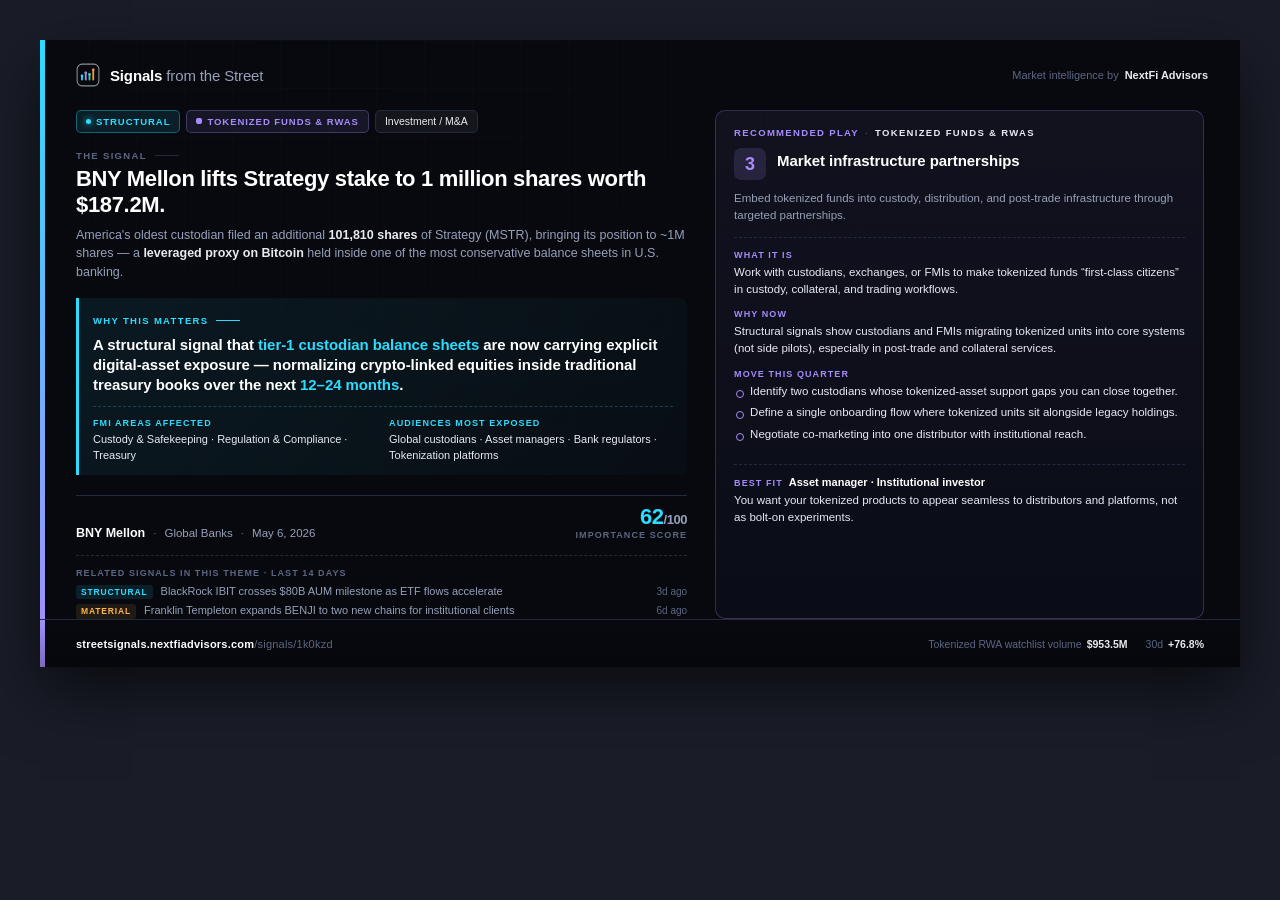
<file: Image&PlaybookEnhancements/mockup-share-card-v2-bny.html>
<!DOCTYPE html>
<html lang="en">
<head>
<meta charset="UTF-8">
<title>SftS Share Card — v2</title>
<link href="https://api.fontshare.com/v2/css?f[]=cabinet-grotesk@400,500,700,800&f[]=satoshi@300,400,500,700&display=swap" rel="stylesheet">
<style>
  :root {
    --bg:           #07090f;
    --surface:      #0f1422;
    --text:         #e8eaf2;
    --text-strong:  #ffffff;
    --text-muted:   #97a0b8;
    --text-faint:   #5d6680;
    --divider:      #232a3e;
    --primary:      #2ddcff;
    --tier:         #2ddcff;        /* Structural cyan */
    --theme:        #a78bfa;        /* Tokenized violet */
  }
  * { box-sizing: border-box; margin: 0; padding: 0; }
  body {
    font-family: 'Satoshi', sans-serif;
    background: #1a1d28;
    padding: 40px;
    display: flex; justify-content: center;
  }

  /* ============== 1200 × 627 CARD ============== */
  .card {
    width: 1200px; height: 627px;
    background: var(--bg);
    color: var(--text);
    position: relative;
    overflow: hidden;
    font-family: 'Satoshi', sans-serif;
    box-shadow: 0 24px 60px rgba(0,0,0,0.6);
    display: grid;
    grid-template-rows: 56px 1fr 48px;
  }

  /* Theme + tier gradient edge rail */
  .card::before {
    content: ''; position: absolute; left: 0; top: 0; bottom: 0;
    width: 5px;
    background: linear-gradient(180deg, var(--tier), var(--theme));
  }
  .card::after {
    content: ''; position: absolute; inset: 0; pointer-events: none;
    background-image:
      linear-gradient(rgba(45,220,255,0.025) 1px, transparent 1px),
      linear-gradient(90deg, rgba(45,220,255,0.025) 1px, transparent 1px);
    background-size: 48px 48px;
    mask-image: radial-gradient(ellipse at 25% 0%, black 0%, transparent 70%);
  }

  /* ----- HEADER ----- */
  .head {
    display: flex; align-items: center; justify-content: space-between;
    padding: 14px 32px 0 36px;
    position: relative; z-index: 2;
  }
  .brand { display: flex; align-items: center; gap: 10px; }
  .brand-mark { width: 24px; height: 24px; }
  .brand-text {
    font-family: 'Cabinet Grotesk', sans-serif;
    font-weight: 800; font-size: 15px;
    color: var(--text-strong); letter-spacing: -0.01em;
  }
  .brand-text span { font-weight: 400; color: var(--text-muted); }
  .by {
    display: flex; align-items: center; gap: 6px;
    font-size: 11px; color: var(--text-faint);
  }
  .by strong { color: var(--text); font-weight: 700; }

  /* ----- BODY: 3-act layout ----- */
  .body {
    display: grid;
    grid-template-columns: 1.25fr 1fr;
    gap: 28px;
    padding: 14px 36px 0 36px;
    position: relative; z-index: 2;
    min-height: 0;
  }
  .left { display: flex; flex-direction: column; min-width: 0; gap: 0; }
  .right { display: flex; flex-direction: column; min-width: 0; gap: 0; }

  /* Tags row */
  .tags {
    display: flex; flex-wrap: wrap; gap: 6px;
    margin-bottom: 12px;
  }
  .pill {
    display: inline-flex; align-items: center; gap: 5px;
    padding: 3px 9px;
    border-radius: 5px;
    font-family: 'Cabinet Grotesk', sans-serif;
    font-weight: 700; font-size: 9.5px;
    letter-spacing: 0.10em; text-transform: uppercase;
    line-height: 1.4;
  }
  .pill.tier {
    color: var(--tier);
    background: rgba(45,220,255,0.10);
    border: 1px solid rgba(45,220,255,0.35);
  }
  .pill.tier::before {
    content: ''; width: 5px; height: 5px; border-radius: 50%;
    background: currentColor; box-shadow: 0 0 6px currentColor;
  }
  .pill.theme {
    color: var(--theme);
    background: rgba(167,139,250,0.10);
    border: 1px solid rgba(167,139,250,0.30);
  }
  .pill.theme::before {
    content: ''; width: 6px; height: 6px; border-radius: 2px;
    background: currentColor;
  }
  .pill.cat {
    color: var(--text); background: rgba(255,255,255,0.05);
    border: 1px solid var(--divider);
    text-transform: none; letter-spacing: 0;
    font-size: 10.5px; font-family: 'Satoshi', sans-serif; font-weight: 500;
  }

  /* ACT 1: THE SIGNAL — what happened (headline + one-line summary) */
  .act1 { margin-bottom: 16px; }
  .eyebrow {
    display: inline-flex; align-items: center; gap: 8px;
    font-family: 'Cabinet Grotesk', sans-serif;
    font-weight: 700; font-size: 9.5px;
    letter-spacing: 0.14em; text-transform: uppercase;
    color: var(--text-faint);
    margin-bottom: 5px;
  }
  .eyebrow::after {
    content: ''; width: 24px; height: 1px; background: var(--divider);
  }
  .eyebrow.cyan { color: var(--primary); }
  .eyebrow.cyan::after { background: var(--primary); }
  .eyebrow.theme { color: var(--theme); }
  .eyebrow.theme::after { background: var(--theme); }

  .headline {
    font-family: 'Cabinet Grotesk', sans-serif;
    font-weight: 800;
    font-size: 22px;
    line-height: 1.18;
    color: var(--text-strong);
    letter-spacing: -0.015em;
    margin-bottom: 8px;
  }
  .act1-summary {
    font-size: 12.5px;
    line-height: 1.5;
    color: var(--text-muted);
  }
  .act1-summary strong { color: var(--text); font-weight: 600; }

  /* ACT 2: WHY THIS MATTERS — interprets the signal */
  .act2 {
    margin-bottom: 10px;
    padding: 12px 14px;
    background: linear-gradient(135deg,
      rgba(45,220,255,0.08) 0%,
      rgba(45,220,255,0.02) 100%);
    border-left: 3px solid var(--primary);
    border-radius: 0 8px 8px 0;
  }
  .act2-text {
    font-family: 'Cabinet Grotesk', sans-serif;
    font-weight: 600;
    font-size: 15px;
    line-height: 1.35;
    color: var(--text-strong);
    letter-spacing: -0.005em;
  }
  .act2-text em {
    color: var(--primary);
    font-style: normal;
    font-weight: 700;
  }
  .act2-implications {
    margin-top: 10px;
    padding-top: 10px;
    border-top: 1px dashed rgba(45,220,255,0.25);
    display: grid;
    grid-template-columns: 1fr 1fr;
    gap: 12px;
  }
  .act2-imp {
    font-size: 11px;
    line-height: 1.4;
    color: var(--text);
  }
  .act2-imp strong {
    display: block;
    font-family: 'Cabinet Grotesk', sans-serif;
    font-size: 9px;
    letter-spacing: 0.12em;
    text-transform: uppercase;
    color: var(--primary);
    font-weight: 700;
    margin-bottom: 3px;
  }

  /* ACT 3a: META STRIP */
  .meta {
    margin-top: 10px;
    display: grid;
    grid-template-columns: 1fr auto;
    align-items: end;
    gap: 14px;
    padding-top: 10px;
    border-top: 1px solid var(--divider);
  }
  .meta-left {
    display: flex; flex-wrap: wrap; gap: 8px;
    font-size: 11.5px; color: var(--text-muted);
    align-items: baseline;
  }
  .meta-left .inst {
    font-weight: 700; color: var(--text-strong); font-size: 12.5px;
  }
  .meta-left .dot { color: var(--text-faint); }
  .score-block {
    display: flex; flex-direction: column;
    align-items: flex-end;
    font-family: 'Cabinet Grotesk', sans-serif;
  }
  .score-block .num {
    font-weight: 800;
    font-size: 22px;
    color: var(--primary);
    line-height: 1;
    letter-spacing: -0.02em;
  }
  .score-block .num em {
    font-style: normal; font-size: 13px; color: var(--text-muted);
    font-weight: 600;
  }
  .score-block .lbl {
    font-size: 9px; letter-spacing: 0.12em; text-transform: uppercase;
    color: var(--text-faint); font-weight: 700;
    margin-top: 2px;
  }

  /* RIGHT COLUMN ===================================== */
  .play-card {
    background: linear-gradient(180deg,
      rgba(167,139,250,0.07) 0%,
      rgba(15,20,34,0.4) 100%);
    border: 1px solid rgba(167,139,250,0.25);
    border-radius: 10px;
    padding: 16px 18px;
    display: flex; flex-direction: column;
    flex: 1;
    min-height: 0;
  }
  .play-eyebrow-row {
    display: flex; align-items: center; gap: 6px;
    font-family: 'Cabinet Grotesk', sans-serif;
    font-weight: 700; font-size: 9.5px;
    letter-spacing: 0.14em; text-transform: uppercase;
    color: var(--theme);
    margin-bottom: 10px;
  }
  .play-eyebrow-row .theme-name {
    color: var(--text); font-weight: 600;
  }
  .play-eyebrow-row .sep { color: var(--text-faint); font-weight: 400; }

  .play-head { display: flex; align-items: flex-start; gap: 11px; margin-bottom: 10px; }
  .play-num {
    width: 32px; height: 32px;
    border-radius: 7px;
    background: rgba(167,139,250,0.15);
    color: var(--theme);
    font-family: 'Cabinet Grotesk', sans-serif;
    font-weight: 800; font-size: 18px;
    display: flex; align-items: center; justify-content: center;
    flex-shrink: 0;
  }
  .play-title {
    font-family: 'Cabinet Grotesk', sans-serif;
    font-weight: 700; font-size: 15px;
    line-height: 1.25; color: var(--text-strong);
    letter-spacing: -0.005em;
    padding-top: 4px;
  }
  .play-oneliner {
    font-size: 11.5px;
    line-height: 1.5;
    color: var(--text-muted);
    margin-bottom: 12px;
    padding-bottom: 12px;
    border-bottom: 1px dashed var(--divider);
  }
  .play-block { margin-bottom: 11px; }
  .play-block-label {
    display: block;
    color: var(--theme);
    font-size: 9px;
    letter-spacing: 0.12em;
    text-transform: uppercase;
    font-weight: 700;
    font-family: 'Cabinet Grotesk', sans-serif;
    margin-bottom: 4px;
  }
  .play-block-text {
    font-size: 11.5px;
    line-height: 1.5;
    color: var(--text);
  }
  .play-block-text strong {
    color: var(--text-strong);
    font-weight: 700;
  }
  .play-fit {
    margin-top: 10px;
    padding-top: 11px;
    border-top: 1px dashed var(--divider);
  }
  .play-actions {
    list-style: none; padding: 0; margin: 0;
    display: flex; flex-direction: column;
    gap: 5px;
  }
  .play-actions li {
    position: relative;
    padding-left: 16px;
    font-size: 11.5px;
    line-height: 1.45;
    color: var(--text);
  }
  .play-actions li::before {
    content: '';
    position: absolute;
    left: 2px; top: 7px;
    width: 6px; height: 6px;
    border: 1.5px solid var(--theme);
    border-radius: 50%;
  }
  .play-fit-label {
    display: flex; align-items: baseline; gap: 6px;
    margin-bottom: 4px;
  }
  .play-fit-label strong {
    font-family: 'Cabinet Grotesk', sans-serif;
    font-weight: 700;
    font-size: 9px;
    letter-spacing: 0.12em;
    text-transform: uppercase;
    color: var(--theme);
  }
  .play-fit-label span {
    font-size: 11px;
    color: var(--text-strong);
    font-weight: 600;
  }
  .play-fit-text {
    font-size: 11.5px;
    line-height: 1.5;
    color: var(--text);
  }

  /* ----- RELATED SIGNALS ROW (bottom of left, fills empty space) ----- */
  .related {
    margin-top: auto;
    padding-top: 12px;
    border-top: 1px dashed var(--divider);
  }
  .related-label {
    display: block;
    color: var(--text-faint);
    font-size: 9px;
    letter-spacing: 0.12em;
    text-transform: uppercase;
    font-weight: 700;
    font-family: 'Cabinet Grotesk', sans-serif;
    margin-bottom: 6px;
  }
  .related-list {
    display: flex; flex-direction: column;
    gap: 4px;
  }
  .related-item {
    display: flex; gap: 8px; align-items: baseline;
    font-size: 11px;
    line-height: 1.35;
  }
  .related-item .rt {
    flex-shrink: 0;
    font-family: 'Cabinet Grotesk', sans-serif;
    font-weight: 700;
    font-size: 8.5px;
    letter-spacing: 0.10em;
    text-transform: uppercase;
    padding: 1px 5px;
    border-radius: 3px;
    line-height: 1.5;
  }
  .related-item .rt.s {
    color: var(--tier); background: rgba(45,220,255,0.10);
  }
  .related-item .rt.m {
    color: #ffb547; background: rgba(255,181,71,0.10);
  }
  .related-item .title {
    color: var(--text-muted);
    overflow: hidden;
    text-overflow: ellipsis;
    white-space: nowrap;
    min-width: 0;
    flex: 1;
  }
  .related-item .rdate {
    flex-shrink: 0;
    font-size: 10px;
    color: var(--text-faint);
    font-variant-numeric: tabular-nums;
  }

  /* ----- FOOTER ----- */
  .foot {
    display: flex; align-items: center; justify-content: space-between;
    padding: 0 36px;
    border-top: 1px solid var(--divider);
    position: relative; z-index: 2;
    background: linear-gradient(180deg, transparent 0%, rgba(0,0,0,0.25) 100%);
  }
  .foot-url {
    font-size: 11px;
    color: var(--text-muted);
    font-family: 'Cabinet Grotesk', sans-serif;
    font-weight: 500;
    letter-spacing: 0.02em;
  }
  .foot-url strong { color: var(--text-strong); font-weight: 700; }
  .foot-context {
    display: flex; gap: 18px;
    font-size: 10.5px;
    color: var(--text-faint);
  }
  .foot-context div { display: flex; align-items: baseline; gap: 5px; }
  .foot-context .v {
    color: var(--text); font-weight: 600;
    font-family: 'Cabinet Grotesk', sans-serif;
  }
  .delta-up { color: #34d399; font-weight: 700; }
</style>
</head>
<body>

  <!-- ===== THE CARD ===== -->
  <div class="card" role="img" aria-label="SftS share card v2">

    <!-- Header -->
    <div class="head">
      <div class="brand">
        <svg class="brand-mark" viewBox="0 0 32 32" fill="none">
          <rect x="1.5" y="1.5" width="29" height="29" rx="6.5" stroke="#e8eaf2" stroke-width="1.4" fill="none" opacity="0.6"/>
          <path d="M8 22V17"  stroke="#2ddcff" stroke-width="2.4" stroke-linecap="round"/>
          <path d="M13 22V13" stroke="#a78bfa" stroke-width="2.4" stroke-linecap="round"/>
          <path d="M18 22V15" stroke="#34d399" stroke-width="2.4" stroke-linecap="round"/>
          <path d="M23 22V9"  stroke="#fb923c" stroke-width="2.4" stroke-linecap="round"/>
          <circle cx="8"  cy="17" r="1.8" fill="#2ddcff"/>
          <circle cx="13" cy="13" r="1.8" fill="#a78bfa"/>
          <circle cx="18" cy="15" r="1.8" fill="#34d399"/>
          <circle cx="23" cy="9"  r="1.8" fill="#fb923c"/>
        </svg>
        <div class="brand-text">Signals <span>from the Street</span></div>
      </div>
      <div class="by">
        <span>Market intelligence by</span>
        <strong>NextFi Advisors</strong>
      </div>
    </div>

    <!-- Body: 3 acts on the left, Play on the right -->
    <div class="body">

      <!-- LEFT: signal → why-it-matters → meta → related -->
      <div class="left">

        <div class="tags">
          <span class="pill tier">Structural</span>
          <span class="pill theme">Tokenized Funds &amp; RWAs</span>
          <span class="pill cat">Investment / M&amp;A</span>
        </div>

        <!-- ACT 1: The signal (what happened) -->
        <div class="act1">
          <span class="eyebrow">The signal</span>
          <h2 class="headline">
            BNY Mellon lifts Strategy stake to 1 million shares worth
            $187.2M.
          </h2>
          <p class="act1-summary">
            America's oldest custodian filed an additional <strong>101,810
            shares</strong> of Strategy (MSTR), bringing its position to
            ~1M shares — a <strong>leveraged proxy on Bitcoin</strong>
            held inside one of the most conservative balance sheets in
            U.S. banking.
          </p>
        </div>

        <!-- ACT 2: Why this matters (interprets the signal) -->
        <div class="act2">
          <span class="eyebrow cyan" style="color:var(--primary);">Why this matters</span>
          <p class="act2-text" style="margin-top:4px;">
            A structural signal that <em>tier-1 custodian balance sheets</em>
            are now carrying explicit digital-asset exposure — normalizing
            crypto-linked equities inside traditional treasury books over the
            next <em>12–24 months</em>.
          </p>
          <div class="act2-implications">
            <div class="act2-imp">
              <strong>FMI areas affected</strong>
              Custody &amp; Safekeeping · Regulation &amp; Compliance · Treasury
            </div>
            <div class="act2-imp">
              <strong>Audiences most exposed</strong>
              Global custodians · Asset managers · Bank regulators · Tokenization platforms
            </div>
          </div>
        </div>

        <!-- META + Related fill the remaining space -->
        <div class="meta">
          <div class="meta-left">
            <span class="inst">BNY Mellon</span>
            <span class="dot">·</span>
            <span>Global Banks</span>
            <span class="dot">·</span>
            <span>May 6, 2026</span>
          </div>
          <div class="score-block">
            <div class="num">62<em>/100</em></div>
            <div class="lbl">Importance score</div>
          </div>
        </div>

        <!-- Related signals to use the remaining height productively -->
        <div class="related">
          <span class="related-label">Related signals in this theme · last 14 days</span>
          <ul class="related-list">
            <li class="related-item">
              <span class="rt s">Structural</span>
              <span class="title">BlackRock IBIT crosses $80B AUM milestone as ETF flows accelerate</span>
              <span class="rdate">3d ago</span>
            </li>
            <li class="related-item">
              <span class="rt m">Material</span>
              <span class="title">Franklin Templeton expands BENJI to two new chains for institutional clients</span>
              <span class="rdate">6d ago</span>
            </li>
          </ul>
        </div>

      </div>

      <!-- RIGHT: The Play (what to do about it) -->
      <div class="right">
        <div class="play-card">
          <div class="play-eyebrow-row">
            <span>Recommended Play</span>
            <span class="sep">·</span>
            <span class="theme-name">Tokenized Funds &amp; RWAs</span>
          </div>

          <div class="play-head">
            <div class="play-num">3</div>
            <div class="play-title">Market infrastructure partnerships</div>
          </div>

          <p class="play-oneliner">
            Embed tokenized funds into custody, distribution, and post-trade
            infrastructure through targeted partnerships.
          </p>

          <div class="play-block">
            <span class="play-block-label">What it is</span>
            <p class="play-block-text">
              Work with custodians, exchanges, or FMIs to make tokenized
              funds “first-class citizens” in custody, collateral, and
              trading workflows.
            </p>
          </div>

          <div class="play-block">
            <span class="play-block-label">Why now</span>
            <p class="play-block-text">
              Structural signals show custodians and FMIs migrating
              tokenized units into core systems (not side pilots),
              especially in post-trade and collateral services.
            </p>
          </div>

          <div class="play-block">
            <span class="play-block-label">Move this quarter</span>
            <ul class="play-actions">
              <li>Identify two custodians whose tokenized-asset support gaps you can close together.</li>
              <li>Define a single onboarding flow where tokenized units sit alongside legacy holdings.</li>
              <li>Negotiate co-marketing into one distributor with institutional reach.</li>
            </ul>
          </div>

          <div class="play-fit">
            <div class="play-fit-label">
              <strong>Best fit</strong>
              <span>Asset manager · Institutional investor</span>
            </div>
            <p class="play-fit-text">
              You want your tokenized products to appear seamless to
              distributors and platforms, not as bolt-on experiments.
            </p>
          </div>
        </div>
      </div>

    </div>

    <!-- Footer -->
    <div class="foot">
      <div class="foot-url">
        <strong>streetsignals.nextfiadvisors.com</strong><span style="color:#5d6680;">/signals/1k0kzd</span>
      </div>
      <div class="foot-context">
        <div>Tokenized RWA watchlist volume <span class="v">$953.5M</span></div>
        <div>30d <span class="v delta-up">+76.8%</span></div>
      </div>
    </div>

  </div>

</body>
</html>
</file>
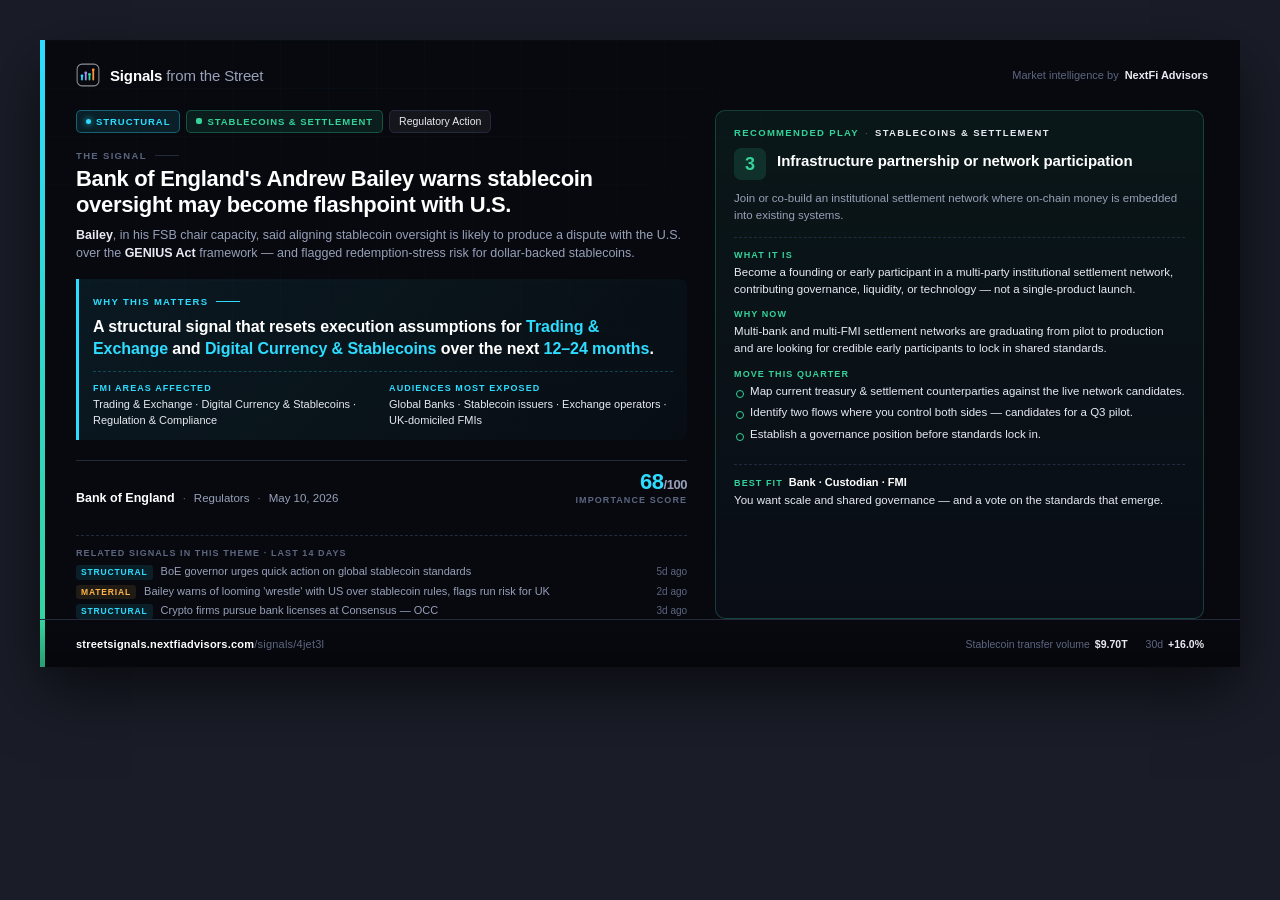
<file: Image&PlaybookEnhancements/mockup-share-card-v2.html>
<!DOCTYPE html>
<html lang="en">
<head>
<meta charset="UTF-8">
<title>SftS Share Card — v2</title>
<link href="https://api.fontshare.com/v2/css?f[]=cabinet-grotesk@400,500,700,800&f[]=satoshi@300,400,500,700&display=swap" rel="stylesheet">
<style>
  :root {
    --bg:           #07090f;
    --surface:      #0f1422;
    --text:         #e8eaf2;
    --text-strong:  #ffffff;
    --text-muted:   #97a0b8;
    --text-faint:   #5d6680;
    --divider:      #232a3e;
    --primary:      #2ddcff;
    --tier:         #2ddcff;
    --theme:        #34d399;
  }
  * { box-sizing: border-box; margin: 0; padding: 0; }
  body {
    font-family: 'Satoshi', sans-serif;
    background: #1a1d28;
    padding: 40px;
    display: flex; justify-content: center;
  }

  /* ============== 1200 × 627 CARD ============== */
  .card {
    width: 1200px; height: 627px;
    background: var(--bg);
    color: var(--text);
    position: relative;
    overflow: hidden;
    font-family: 'Satoshi', sans-serif;
    box-shadow: 0 24px 60px rgba(0,0,0,0.6);
    display: grid;
    grid-template-rows: 56px 1fr 48px;
  }

  /* Theme + tier gradient edge rail */
  .card::before {
    content: ''; position: absolute; left: 0; top: 0; bottom: 0;
    width: 5px;
    background: linear-gradient(180deg, var(--tier), var(--theme));
  }
  .card::after {
    content: ''; position: absolute; inset: 0; pointer-events: none;
    background-image:
      linear-gradient(rgba(45,220,255,0.025) 1px, transparent 1px),
      linear-gradient(90deg, rgba(45,220,255,0.025) 1px, transparent 1px);
    background-size: 48px 48px;
    mask-image: radial-gradient(ellipse at 25% 0%, black 0%, transparent 70%);
  }

  /* ----- HEADER ----- */
  .head {
    display: flex; align-items: center; justify-content: space-between;
    padding: 14px 32px 0 36px;
    position: relative; z-index: 2;
  }
  .brand { display: flex; align-items: center; gap: 10px; }
  .brand-mark { width: 24px; height: 24px; }
  .brand-text {
    font-family: 'Cabinet Grotesk', sans-serif;
    font-weight: 800; font-size: 15px;
    color: var(--text-strong); letter-spacing: -0.01em;
  }
  .brand-text span { font-weight: 400; color: var(--text-muted); }
  .by {
    display: flex; align-items: center; gap: 6px;
    font-size: 11px; color: var(--text-faint);
  }
  .by strong { color: var(--text); font-weight: 700; }

  /* ----- BODY: 3-act layout ----- */
  .body {
    display: grid;
    grid-template-columns: 1.25fr 1fr;
    gap: 28px;
    padding: 14px 36px 0 36px;
    position: relative; z-index: 2;
    min-height: 0;
  }
  .left { display: flex; flex-direction: column; min-width: 0; gap: 0; }
  .right { display: flex; flex-direction: column; min-width: 0; gap: 0; }

  /* Tags row */
  .tags {
    display: flex; flex-wrap: wrap; gap: 6px;
    margin-bottom: 12px;
  }
  .pill {
    display: inline-flex; align-items: center; gap: 5px;
    padding: 3px 9px;
    border-radius: 5px;
    font-family: 'Cabinet Grotesk', sans-serif;
    font-weight: 700; font-size: 9.5px;
    letter-spacing: 0.10em; text-transform: uppercase;
    line-height: 1.4;
  }
  .pill.tier {
    color: var(--tier);
    background: rgba(45,220,255,0.10);
    border: 1px solid rgba(45,220,255,0.35);
  }
  .pill.tier::before {
    content: ''; width: 5px; height: 5px; border-radius: 50%;
    background: currentColor; box-shadow: 0 0 6px currentColor;
  }
  .pill.theme {
    color: var(--theme);
    background: rgba(52,211,153,0.10);
    border: 1px solid rgba(52,211,153,0.30);
  }
  .pill.theme::before {
    content: ''; width: 6px; height: 6px; border-radius: 2px;
    background: currentColor;
  }
  .pill.cat {
    color: var(--text); background: rgba(255,255,255,0.05);
    border: 1px solid var(--divider);
    text-transform: none; letter-spacing: 0;
    font-size: 10.5px; font-family: 'Satoshi', sans-serif; font-weight: 500;
  }

  /* ACT 1: THE SIGNAL — what happened (headline + one-line summary) */
  .act1 { margin-bottom: 16px; }
  .eyebrow {
    display: inline-flex; align-items: center; gap: 8px;
    font-family: 'Cabinet Grotesk', sans-serif;
    font-weight: 700; font-size: 9.5px;
    letter-spacing: 0.14em; text-transform: uppercase;
    color: var(--text-faint);
    margin-bottom: 5px;
  }
  .eyebrow::after {
    content: ''; width: 24px; height: 1px; background: var(--divider);
  }
  .eyebrow.cyan { color: var(--primary); }
  .eyebrow.cyan::after { background: var(--primary); }
  .eyebrow.theme { color: var(--theme); }
  .eyebrow.theme::after { background: var(--theme); }

  .headline {
    font-family: 'Cabinet Grotesk', sans-serif;
    font-weight: 800;
    font-size: 22px;
    line-height: 1.18;
    color: var(--text-strong);
    letter-spacing: -0.015em;
    margin-bottom: 8px;
  }
  .act1-summary {
    font-size: 12.5px;
    line-height: 1.5;
    color: var(--text-muted);
  }
  .act1-summary strong { color: var(--text); font-weight: 600; }

  /* ACT 2: WHY THIS MATTERS — interprets the signal */
  .act2 {
    margin-bottom: 10px;
    padding: 12px 14px;
    background: linear-gradient(135deg,
      rgba(45,220,255,0.08) 0%,
      rgba(45,220,255,0.02) 100%);
    border-left: 3px solid var(--primary);
    border-radius: 0 8px 8px 0;
  }
  .act2-text {
    font-family: 'Cabinet Grotesk', sans-serif;
    font-weight: 600;
    font-size: 16px;
    line-height: 1.40;
    color: var(--text-strong);
    letter-spacing: -0.005em;
  }
  .act2-text em {
    color: var(--primary);
    font-style: normal;
    font-weight: 700;
  }
  .act2-implications {
    margin-top: 10px;
    padding-top: 10px;
    border-top: 1px dashed rgba(45,220,255,0.25);
    display: grid;
    grid-template-columns: 1fr 1fr;
    gap: 12px;
  }
  .act2-imp {
    font-size: 11px;
    line-height: 1.4;
    color: var(--text);
  }
  .act2-imp strong {
    display: block;
    font-family: 'Cabinet Grotesk', sans-serif;
    font-size: 9px;
    letter-spacing: 0.12em;
    text-transform: uppercase;
    color: var(--primary);
    font-weight: 700;
    margin-bottom: 3px;
  }

  /* ACT 3a: META STRIP */
  .meta {
    margin-top: 10px;
    display: grid;
    grid-template-columns: 1fr auto;
    align-items: end;
    gap: 14px;
    padding-top: 10px;
    border-top: 1px solid var(--divider);
  }
  .meta-left {
    display: flex; flex-wrap: wrap; gap: 8px;
    font-size: 11.5px; color: var(--text-muted);
    align-items: baseline;
  }
  .meta-left .inst {
    font-weight: 700; color: var(--text-strong); font-size: 12.5px;
  }
  .meta-left .dot { color: var(--text-faint); }
  .score-block {
    display: flex; flex-direction: column;
    align-items: flex-end;
    font-family: 'Cabinet Grotesk', sans-serif;
  }
  .score-block .num {
    font-weight: 800;
    font-size: 22px;
    color: var(--primary);
    line-height: 1;
    letter-spacing: -0.02em;
  }
  .score-block .num em {
    font-style: normal; font-size: 13px; color: var(--text-muted);
    font-weight: 600;
  }
  .score-block .lbl {
    font-size: 9px; letter-spacing: 0.12em; text-transform: uppercase;
    color: var(--text-faint); font-weight: 700;
    margin-top: 2px;
  }

  /* RIGHT COLUMN ===================================== */
  .play-card {
    background: linear-gradient(180deg,
      rgba(52,211,153,0.07) 0%,
      rgba(15,20,34,0.4) 100%);
    border: 1px solid rgba(52,211,153,0.25);
    border-radius: 10px;
    padding: 16px 18px;
    display: flex; flex-direction: column;
    flex: 1;
    min-height: 0;
  }
  .play-eyebrow-row {
    display: flex; align-items: center; gap: 6px;
    font-family: 'Cabinet Grotesk', sans-serif;
    font-weight: 700; font-size: 9.5px;
    letter-spacing: 0.14em; text-transform: uppercase;
    color: var(--theme);
    margin-bottom: 10px;
  }
  .play-eyebrow-row .theme-name {
    color: var(--text); font-weight: 600;
  }
  .play-eyebrow-row .sep { color: var(--text-faint); font-weight: 400; }

  .play-head { display: flex; align-items: flex-start; gap: 11px; margin-bottom: 10px; }
  .play-num {
    width: 32px; height: 32px;
    border-radius: 7px;
    background: rgba(52,211,153,0.15);
    color: var(--theme);
    font-family: 'Cabinet Grotesk', sans-serif;
    font-weight: 800; font-size: 18px;
    display: flex; align-items: center; justify-content: center;
    flex-shrink: 0;
  }
  .play-title {
    font-family: 'Cabinet Grotesk', sans-serif;
    font-weight: 700; font-size: 15px;
    line-height: 1.25; color: var(--text-strong);
    letter-spacing: -0.005em;
    padding-top: 4px;
  }
  .play-oneliner {
    font-size: 11.5px;
    line-height: 1.5;
    color: var(--text-muted);
    margin-bottom: 12px;
    padding-bottom: 12px;
    border-bottom: 1px dashed var(--divider);
  }
  .play-block { margin-bottom: 11px; }
  .play-block-label {
    display: block;
    color: var(--theme);
    font-size: 9px;
    letter-spacing: 0.12em;
    text-transform: uppercase;
    font-weight: 700;
    font-family: 'Cabinet Grotesk', sans-serif;
    margin-bottom: 4px;
  }
  .play-block-text {
    font-size: 11.5px;
    line-height: 1.5;
    color: var(--text);
  }
  .play-block-text strong {
    color: var(--text-strong);
    font-weight: 700;
  }
  .play-fit {
    margin-top: 10px;
    padding-top: 11px;
    border-top: 1px dashed var(--divider);
  }
  .play-actions {
    list-style: none; padding: 0; margin: 0;
    display: flex; flex-direction: column;
    gap: 5px;
  }
  .play-actions li {
    position: relative;
    padding-left: 16px;
    font-size: 11.5px;
    line-height: 1.45;
    color: var(--text);
  }
  .play-actions li::before {
    content: '';
    position: absolute;
    left: 2px; top: 7px;
    width: 6px; height: 6px;
    border: 1.5px solid var(--theme);
    border-radius: 50%;
  }
  .play-fit-label {
    display: flex; align-items: baseline; gap: 6px;
    margin-bottom: 4px;
  }
  .play-fit-label strong {
    font-family: 'Cabinet Grotesk', sans-serif;
    font-weight: 700;
    font-size: 9px;
    letter-spacing: 0.12em;
    text-transform: uppercase;
    color: var(--theme);
  }
  .play-fit-label span {
    font-size: 11px;
    color: var(--text-strong);
    font-weight: 600;
  }
  .play-fit-text {
    font-size: 11.5px;
    line-height: 1.5;
    color: var(--text);
  }

  /* ----- RELATED SIGNALS ROW (bottom of left, fills empty space) ----- */
  .related {
    margin-top: auto;
    padding-top: 12px;
    border-top: 1px dashed var(--divider);
  }
  .related-label {
    display: block;
    color: var(--text-faint);
    font-size: 9px;
    letter-spacing: 0.12em;
    text-transform: uppercase;
    font-weight: 700;
    font-family: 'Cabinet Grotesk', sans-serif;
    margin-bottom: 6px;
  }
  .related-list {
    display: flex; flex-direction: column;
    gap: 4px;
  }
  .related-item {
    display: flex; gap: 8px; align-items: baseline;
    font-size: 11px;
    line-height: 1.35;
  }
  .related-item .rt {
    flex-shrink: 0;
    font-family: 'Cabinet Grotesk', sans-serif;
    font-weight: 700;
    font-size: 8.5px;
    letter-spacing: 0.10em;
    text-transform: uppercase;
    padding: 1px 5px;
    border-radius: 3px;
    line-height: 1.5;
  }
  .related-item .rt.s {
    color: var(--tier); background: rgba(45,220,255,0.10);
  }
  .related-item .rt.m {
    color: #ffb547; background: rgba(255,181,71,0.10);
  }
  .related-item .title {
    color: var(--text-muted);
    overflow: hidden;
    text-overflow: ellipsis;
    white-space: nowrap;
    min-width: 0;
    flex: 1;
  }
  .related-item .rdate {
    flex-shrink: 0;
    font-size: 10px;
    color: var(--text-faint);
    font-variant-numeric: tabular-nums;
  }

  /* ----- FOOTER ----- */
  .foot {
    display: flex; align-items: center; justify-content: space-between;
    padding: 0 36px;
    border-top: 1px solid var(--divider);
    position: relative; z-index: 2;
    background: linear-gradient(180deg, transparent 0%, rgba(0,0,0,0.25) 100%);
  }
  .foot-url {
    font-size: 11px;
    color: var(--text-muted);
    font-family: 'Cabinet Grotesk', sans-serif;
    font-weight: 500;
    letter-spacing: 0.02em;
  }
  .foot-url strong { color: var(--text-strong); font-weight: 700; }
  .foot-context {
    display: flex; gap: 18px;
    font-size: 10.5px;
    color: var(--text-faint);
  }
  .foot-context div { display: flex; align-items: baseline; gap: 5px; }
  .foot-context .v {
    color: var(--text); font-weight: 600;
    font-family: 'Cabinet Grotesk', sans-serif;
  }
  .delta-up { color: var(--theme); font-weight: 700; }
</style>
</head>
<body>

  <!-- ===== THE CARD ===== -->
  <div class="card" role="img" aria-label="SftS share card v2">

    <!-- Header -->
    <div class="head">
      <div class="brand">
        <svg class="brand-mark" viewBox="0 0 32 32" fill="none">
          <rect x="1.5" y="1.5" width="29" height="29" rx="6.5" stroke="#e8eaf2" stroke-width="1.4" fill="none" opacity="0.6"/>
          <path d="M8 22V17"  stroke="#2ddcff" stroke-width="2.4" stroke-linecap="round"/>
          <path d="M13 22V13" stroke="#a78bfa" stroke-width="2.4" stroke-linecap="round"/>
          <path d="M18 22V15" stroke="#34d399" stroke-width="2.4" stroke-linecap="round"/>
          <path d="M23 22V9"  stroke="#fb923c" stroke-width="2.4" stroke-linecap="round"/>
          <circle cx="8"  cy="17" r="1.8" fill="#2ddcff"/>
          <circle cx="13" cy="13" r="1.8" fill="#a78bfa"/>
          <circle cx="18" cy="15" r="1.8" fill="#34d399"/>
          <circle cx="23" cy="9"  r="1.8" fill="#fb923c"/>
        </svg>
        <div class="brand-text">Signals <span>from the Street</span></div>
      </div>
      <div class="by">
        <span>Market intelligence by</span>
        <strong>NextFi Advisors</strong>
      </div>
    </div>

    <!-- Body: 3 acts on the left, Play on the right -->
    <div class="body">

      <!-- LEFT: signal → why-it-matters → meta → related -->
      <div class="left">

        <div class="tags">
          <span class="pill tier">Structural</span>
          <span class="pill theme">Stablecoins &amp; Settlement</span>
          <span class="pill cat">Regulatory Action</span>
        </div>

        <!-- ACT 1: The signal (what happened) -->
        <div class="act1">
          <span class="eyebrow">The signal</span>
          <h2 class="headline">
            Bank of England's Andrew Bailey warns stablecoin oversight
            may become flashpoint with U.S.
          </h2>
          <p class="act1-summary">
            <strong>Bailey</strong>, in his FSB chair capacity, said aligning
            stablecoin oversight is likely to produce a dispute with the U.S.
            over the <strong>GENIUS Act</strong> framework — and flagged
            redemption-stress risk for dollar-backed stablecoins.
          </p>
        </div>

        <!-- ACT 2: Why this matters (interprets the signal) -->
        <div class="act2">
          <span class="eyebrow cyan" style="color:var(--primary);">Why this matters</span>
          <p class="act2-text" style="margin-top:4px;">
            A structural signal that resets execution assumptions for
            <em>Trading &amp; Exchange</em> and <em>Digital Currency &amp;
            Stablecoins</em> over the next <em>12–24 months</em>.
          </p>
          <div class="act2-implications">
            <div class="act2-imp">
              <strong>FMI areas affected</strong>
              Trading &amp; Exchange · Digital Currency &amp; Stablecoins · Regulation &amp; Compliance
            </div>
            <div class="act2-imp">
              <strong>Audiences most exposed</strong>
              Global Banks · Stablecoin issuers · Exchange operators · UK-domiciled FMIs
            </div>
          </div>
        </div>

        <!-- META + Related fill the remaining space -->
        <div class="meta">
          <div class="meta-left">
            <span class="inst">Bank of England</span>
            <span class="dot">·</span>
            <span>Regulators</span>
            <span class="dot">·</span>
            <span>May 10, 2026</span>
          </div>
          <div class="score-block">
            <div class="num">68<em>/100</em></div>
            <div class="lbl">Importance score</div>
          </div>
        </div>

        <!-- Related signals to use the remaining height productively -->
        <div class="related">
          <span class="related-label">Related signals in this theme · last 14 days</span>
          <ul class="related-list">
            <li class="related-item">
              <span class="rt s">Structural</span>
              <span class="title">BoE governor urges quick action on global stablecoin standards</span>
              <span class="rdate">5d ago</span>
            </li>
            <li class="related-item">
              <span class="rt m">Material</span>
              <span class="title">Bailey warns of looming 'wrestle' with US over stablecoin rules, flags run risk for UK</span>
              <span class="rdate">2d ago</span>
            </li>
            <li class="related-item">
              <span class="rt s">Structural</span>
              <span class="title">Crypto firms pursue bank licenses at Consensus — OCC</span>
              <span class="rdate">3d ago</span>
            </li>
          </ul>
        </div>

      </div>

      <!-- RIGHT: The Play (what to do about it) -->
      <div class="right">
        <div class="play-card">
          <div class="play-eyebrow-row">
            <span>Recommended Play</span>
            <span class="sep">·</span>
            <span class="theme-name">Stablecoins &amp; Settlement</span>
          </div>

          <div class="play-head">
            <div class="play-num">3</div>
            <div class="play-title">Infrastructure partnership or network participation</div>
          </div>

          <p class="play-oneliner">
            Join or co-build an institutional settlement network where on-chain
            money is embedded into existing systems.
          </p>

          <div class="play-block">
            <span class="play-block-label">What it is</span>
            <p class="play-block-text">
              Become a founding or early participant in a multi-party
              institutional settlement network, contributing governance,
              liquidity, or technology — not a single-product launch.
            </p>
          </div>

          <div class="play-block">
            <span class="play-block-label">Why now</span>
            <p class="play-block-text">
              Multi-bank and multi-FMI settlement networks are graduating
              from pilot to production and are looking for credible early
              participants to lock in shared standards.
            </p>
          </div>

          <div class="play-block">
            <span class="play-block-label">Move this quarter</span>
            <ul class="play-actions">
              <li>Map current treasury &amp; settlement counterparties against the live network candidates.</li>
              <li>Identify two flows where you control both sides — candidates for a Q3 pilot.</li>
              <li>Establish a governance position before standards lock in.</li>
            </ul>
          </div>

          <div class="play-fit">
            <div class="play-fit-label">
              <strong>Best fit</strong>
              <span>Bank · Custodian · FMI</span>
            </div>
            <p class="play-fit-text">
              You want scale and shared governance — and a vote on
              the standards that emerge.
            </p>
          </div>
        </div>
      </div>

    </div>

    <!-- Footer -->
    <div class="foot">
      <div class="foot-url">
        <strong>streetsignals.nextfiadvisors.com</strong><span style="color:#5d6680;">/signals/4jet3l</span>
      </div>
      <div class="foot-context">
        <div>Stablecoin transfer volume <span class="v">$9.70T</span></div>
        <div>30d <span class="v delta-up">+16.0%</span></div>
      </div>
    </div>

  </div>

</body>
</html>
</file>
<file: css/tokens.css>
/* ========================================================================
   tokens.css — design system tokens
   Evolves the existing SftS look:
     - Keep dark navy + electric cyan as primary
     - Promote three theme accents (tokenized=violet, stablecoins=green, dlt=orange)
     - Introduce real importance-tier semantic colors
   ======================================================================== */
:root {
  /* ---- Type scale (fluid) ---- */
  --text-xs:    clamp(0.72rem, 0.68rem + 0.20vw, 0.80rem);
  --text-sm:    clamp(0.85rem, 0.80rem + 0.25vw, 0.95rem);
  --text-base:  clamp(0.98rem, 0.94rem + 0.20vw, 1.06rem);
  --text-md:    clamp(1.10rem, 1.02rem + 0.40vw, 1.25rem);
  --text-lg:    clamp(1.30rem, 1.15rem + 0.75vw, 1.65rem);
  --text-xl:    clamp(1.65rem, 1.30rem + 1.50vw, 2.40rem);
  --text-2xl:   clamp(2.20rem, 1.50rem + 3.00vw, 3.40rem);
  --text-hero:  clamp(2.70rem, 1.60rem + 4.50vw, 4.60rem);

  /* ---- Spacing (4px scale) ---- */
  --space-1:  0.25rem;
  --space-2:  0.5rem;
  --space-3:  0.75rem;
  --space-4:  1rem;
  --space-5:  1.25rem;
  --space-6:  1.5rem;
  --space-7:  1.75rem;
  --space-8:  2rem;
  --space-10: 2.5rem;
  --space-12: 3rem;
  --space-14: 3.5rem;
  --space-16: 4rem;
  --space-20: 5rem;
  --space-24: 6rem;
  --space-32: 8rem;

  /* ---- Radius ---- */
  --radius-xs: 0.25rem;
  --radius-sm: 0.375rem;
  --radius-md: 0.5rem;
  --radius-lg: 0.75rem;
  --radius-xl: 1rem;
  --radius-2xl: 1.5rem;
  --radius-full: 9999px;

  /* ---- Motion ---- */
  --ease-out: cubic-bezier(0.16, 1, 0.3, 1);
  --ease-in-out: cubic-bezier(0.65, 0, 0.35, 1);
  --transition-base: 200ms var(--ease-out);
  --transition-slow: 400ms var(--ease-out);

  /* ---- Layout widths ---- */
  --content-narrow: 680px;
  --content-default: 1080px;
  --content-wide: 1360px;
  --content-full: 100%;

  /* ---- Fonts ---- */
  --font-display: 'Cabinet Grotesk', 'Inter', -apple-system, BlinkMacSystemFont, sans-serif;
  --font-body:    'Satoshi', 'Inter', -apple-system, BlinkMacSystemFont, sans-serif;
  --font-mono:    'JetBrains Mono', ui-monospace, 'SF Mono', 'Cascadia Mono', monospace;
}

/* ============================================================
   DARK THEME — default for finance intelligence product
   ============================================================ */
:root, [data-theme="dark"] {
  /* Surfaces */
  --color-bg:               #07090f;
  --color-bg-grid:          rgba(0, 212, 255, 0.025);
  --color-surface:          #0d1018;
  --color-surface-2:        #131724;
  --color-surface-3:        #1a1f30;
  --color-surface-4:        #232a3e;
  --color-surface-elev:     #161c2c;
  --color-overlay:          rgba(7, 9, 15, 0.85);

  /* Text */
  --color-text:             #e8eaf2;
  --color-text-strong:      #ffffff;
  --color-text-muted:       #97a0b8;
  --color-text-faint:       #5d6680;
  --color-text-inverse:     #07090f;

  /* Borders & dividers */
  --color-divider:          #232a3e;
  --color-divider-strong:   #2f3852;
  --color-border:           #384260;

  /* Brand primary — electric cyan */
  --color-primary:          #2ddcff;
  --color-primary-strong:   #5ce5ff;
  --color-primary-deep:     #0099cc;
  --color-primary-soft:     rgba(45, 220, 255, 0.10);
  --color-primary-edge:     rgba(45, 220, 255, 0.32);

  /* Importance tiers */
  --color-tier-structural:  #2ddcff;   /* cyan glow */
  --color-tier-structural-bg: rgba(45, 220, 255, 0.10);
  --color-tier-material:    #ffb547;   /* warm amber */
  --color-tier-material-bg: rgba(255, 181, 71, 0.12);
  --color-tier-context:     #8a9cc4;   /* muted slate */
  --color-tier-context-bg:  rgba(138, 156, 196, 0.10);
  --color-tier-noise:       #5d6680;
  --color-tier-noise-bg:    rgba(93, 102, 128, 0.10);

  /* Theme accents */
  --color-theme-tokenized:  #a78bfa;   /* violet */
  --color-theme-stablecoins:#34d399;   /* green */
  --color-theme-dlt:        #fb923c;   /* orange */
  --color-theme-perimeter:  #14b8a6;   /* teal */

  /* Institution category colors */
  --color-cat-banks:        #2ddcff;
  --color-cat-asset:        #a78bfa;
  --color-cat-payments:     #34d399;
  --color-cat-exchanges:    #fb923c;
  --color-cat-regulators:   #f472b6;
  --color-cat-ecosystem:    #fbbf24;

  /* Status */
  --color-success:          #34d399;
  --color-warning:          #fbbf24;
  --color-error:            #f472b6;
  --color-info:             #2ddcff;

  /* Shadows */
  --shadow-xs:   0 1px 2px rgba(0, 0, 0, 0.30);
  --shadow-sm:   0 2px 6px rgba(0, 0, 0, 0.30);
  --shadow-md:   0 6px 18px rgba(0, 0, 0, 0.40);
  --shadow-lg:   0 18px 48px rgba(0, 0, 0, 0.55);
  --shadow-glow: 0 0 28px rgba(45, 220, 255, 0.18);
  --shadow-glow-soft: 0 0 16px rgba(45, 220, 255, 0.10);

  color-scheme: dark;
}

/* ============================================================
   LIGHT THEME
   ============================================================ */
[data-theme="light"] {
  --color-bg:               #f6f7fb;
  --color-bg-grid:          rgba(0, 102, 136, 0.04);
  --color-surface:          #ffffff;
  --color-surface-2:        #fafbfd;
  --color-surface-3:        #eef0f7;
  --color-surface-4:        #e1e5ef;
  --color-surface-elev:     #ffffff;
  --color-overlay:          rgba(246, 247, 251, 0.85);

  --color-text:             #1a1d28;
  --color-text-strong:      #07090f;
  --color-text-muted:       #5a6178;
  --color-text-faint:       #8b91a8;
  --color-text-inverse:     #ffffff;

  --color-divider:          #e1e5ef;
  --color-divider-strong:   #cdd2e0;
  --color-border:           #b9c0d2;

  --color-primary:          #0084a8;
  --color-primary-strong:   #006688;
  --color-primary-deep:     #004d66;
  --color-primary-soft:     rgba(0, 132, 168, 0.08);
  --color-primary-edge:     rgba(0, 132, 168, 0.28);

  --color-tier-structural:  #0084a8;
  --color-tier-structural-bg: rgba(0, 132, 168, 0.10);
  --color-tier-material:    #b8650f;
  --color-tier-material-bg: rgba(184, 101, 15, 0.10);
  --color-tier-context:     #5a6178;
  --color-tier-context-bg:  rgba(90, 97, 120, 0.08);
  --color-tier-noise:       #8b91a8;
  --color-tier-noise-bg:    rgba(139, 145, 168, 0.08);

  --color-theme-tokenized:  #6d28d9;
  --color-theme-stablecoins:#047857;
  --color-theme-dlt:        #c2410c;
  --color-theme-perimeter:  #0d9488;

  --color-cat-banks:        #0084a8;
  --color-cat-asset:        #6d28d9;
  --color-cat-payments:     #047857;
  --color-cat-exchanges:    #c2410c;
  --color-cat-regulators:   #be185d;
  --color-cat-ecosystem:    #b8650f;

  --color-success:          #047857;
  --color-warning:          #b8650f;
  --color-error:            #be185d;
  --color-info:             #0084a8;

  --shadow-xs:   0 1px 2px rgba(15, 23, 42, 0.05);
  --shadow-sm:   0 2px 4px rgba(15, 23, 42, 0.06);
  --shadow-md:   0 6px 16px rgba(15, 23, 42, 0.08);
  --shadow-lg:   0 18px 40px rgba(15, 23, 42, 0.12);
  --shadow-glow: 0 0 20px rgba(0, 132, 168, 0.12);
  --shadow-glow-soft: 0 0 12px rgba(0, 132, 168, 0.06);

  color-scheme: light;
}

@media (prefers-color-scheme: light) {
  :root:not([data-theme]) {
    --color-bg:               #f6f7fb;
    --color-surface:          #ffffff;
    --color-text:             #1a1d28;
    --color-text-muted:       #5a6178;
    --color-divider:          #e1e5ef;
    --color-primary:          #0084a8;
    color-scheme: light;
  }
}
</file>
<file: base.css>
/* ========================================================================
   base.css — reset + element defaults
   ======================================================================== */
*, *::before, *::after { box-sizing: border-box; margin: 0; padding: 0; }

html {
  -moz-text-size-adjust: none;
  -webkit-text-size-adjust: none;
  text-size-adjust: none;
  -webkit-font-smoothing: antialiased;
  -moz-osx-font-smoothing: grayscale;
  text-rendering: optimizeLegibility;
  scroll-behavior: smooth;
  hanging-punctuation: first last;
  scroll-padding-top: var(--space-16);
}

body {
  min-height: 100dvh;
  line-height: 1.55;
  font-family: var(--font-body, sans-serif);
  font-size: var(--text-base);
  color: var(--color-text);
  background-color: var(--color-bg);
  font-feature-settings: 'ss01', 'cv01';
}

img, picture, video, canvas, svg { display: block; max-width: 100%; height: auto; }
ul[role="list"], ol[role="list"] { list-style: none; }
input, button, textarea, select { font: inherit; color: inherit; }

h1, h2, h3, h4, h5, h6 { text-wrap: balance; line-height: 1.12; letter-spacing: -0.015em; }
p, li, figcaption { text-wrap: pretty; max-width: 72ch; }

a { color: inherit; text-decoration-thickness: 1px; text-underline-offset: 0.2em; }
a:hover { color: var(--color-primary); }

::selection {
  background: oklch(from var(--color-primary) l c h / 0.30);
  color: var(--color-text);
}

:focus-visible {
  outline: 2px solid var(--color-primary);
  outline-offset: 3px;
  border-radius: var(--radius-sm);
}

@media (prefers-reduced-motion: reduce) {
  *, *::before, *::after {
    animation-duration: 0.01ms !important;
    animation-iteration-count: 1 !important;
    transition-duration: 0.01ms !important;
    scroll-behavior: auto !important;
  }
}

button { cursor: pointer; background: none; border: none; color: inherit; }
table { border-collapse: collapse; width: 100%; }

a, button, [role="button"], [role="link"], input, textarea, select {
  transition:
    color var(--transition-base),
    background var(--transition-base),
    border-color var(--transition-base),
    box-shadow var(--transition-base),
    transform var(--transition-base);
}

.sr-only {
  position: absolute; width: 1px; height: 1px; padding: 0; margin: -1px;
  overflow: hidden; clip: rect(0, 0, 0, 0); white-space: nowrap; border-width: 0;
}

.tabular-nums { font-variant-numeric: tabular-nums; }
.mono { font-family: var(--font-mono); }
</file>
<file: css/app.css>
/* ========================================================================
   app.css — components & route layouts
   ======================================================================== */

/* ============================================================
   LAYOUT PRIMITIVES
   ============================================================ */
/* Ensure the page never overflows its viewport horizontally.
   This protects against deeply-nested grid/SVG bugs and against
   iframe containers reporting a wider inner viewport than the
   visible area. */
html, body {
  overflow-x: clip;
  max-width: 100vw;
}
* { min-width: 0; }

.container {
  width: 100%;
  max-width: var(--content-default);
  margin-inline: auto;
  padding-inline: var(--space-6);
}
.container--wide   { max-width: var(--content-wide); }
.container--narrow { max-width: var(--content-narrow); }
.container--full   { max-width: none; }
@media (max-width: 720px) {
  .container { padding-inline: var(--space-4); }
}

.stack > * + * { margin-top: var(--gap, var(--space-4)); }
.stack-lg > * + * { margin-top: var(--space-8); }
.stack-xl > * + * { margin-top: var(--space-12); }

.cluster {
  display: flex;
  flex-wrap: wrap;
  gap: var(--gap, var(--space-3));
  align-items: var(--align, center);
}

.grid-cols-2 { display: grid; grid-template-columns: repeat(2, 1fr); gap: var(--space-6); }
.grid-cols-3 { display: grid; grid-template-columns: repeat(3, 1fr); gap: var(--space-6); }
@media (max-width: 880px) {
  .grid-cols-2, .grid-cols-3 { grid-template-columns: 1fr; }
}

main { display: block; min-height: 60vh; }

/* ============================================================
   PAGE BACKGROUND — subtle terminal grid
   ============================================================ */
body::before {
  content: '';
  position: fixed; inset: 0;
  background-image:
    linear-gradient(var(--color-bg-grid) 1px, transparent 1px),
    linear-gradient(90deg, var(--color-bg-grid) 1px, transparent 1px);
  background-size: 64px 64px;
  pointer-events: none;
  z-index: 0;
  mask-image: radial-gradient(ellipse at 50% 0%, black 0%, transparent 75%);
}
body > * { position: relative; z-index: 1; }

/* ============================================================
   HEADER
   ============================================================ */
.app-header {
  position: sticky;
  top: 0;
  z-index: 50;
  background: color-mix(in oklab, var(--color-bg) 80%, transparent);
  backdrop-filter: saturate(140%) blur(16px);
  -webkit-backdrop-filter: saturate(140%) blur(16px);
  border-bottom: 1px solid var(--color-divider);
}
.app-header-inner {
  width: 100%;
  max-width: var(--content-wide);
  margin-inline: auto;
  display: flex;
  align-items: center;
  justify-content: space-between;
  gap: var(--space-6);
  padding: var(--space-4) var(--space-6);
}
@media (max-width: 720px) {
  .app-header-inner { padding: var(--space-3) var(--space-4); }
}
.brand {
  display: flex;
  align-items: center;
  gap: var(--space-3);
  text-decoration: none;
  color: var(--color-text);
}
.brand:hover { color: var(--color-text); }
.brand-mark {
  width: 32px; height: 32px;
  flex-shrink: 0;
}
.brand-text {
  font-family: var(--font-display);
  font-weight: 800;
  font-size: 1.05rem;
  letter-spacing: -0.01em;
  line-height: 1.05;
  white-space: nowrap;
}
.brand-text span {
  font-weight: 400;
  color: var(--color-text-muted);
  font-size: 0.95rem;
}
.brand-group {
  display: flex;
  align-items: center;
  gap: var(--space-2);
}
.brand-divider {
  width: 1px;
  height: 22px;
  background: var(--color-divider-strong);
}
.brand-by {
  display: flex;
  align-items: center;
  gap: 6px;
  font-size: 0.78rem;
  color: var(--color-text-faint);
  text-decoration: none;
  white-space: nowrap;
  letter-spacing: 0.01em;
}
.brand-by-logo {
  height: 26px;
  width: auto;
  opacity: 0.92;
  filter: invert(0);
}
.brand-by:hover .brand-by-logo { opacity: 1; }
[data-theme="dark"] .brand-by-logo { filter: invert(1) brightness(1.4); }
.brand-by:hover { color: var(--color-text-muted); }

.app-nav {
  display: flex;
  gap: var(--space-2);
  align-items: center;
}
.nav-link {
  padding: var(--space-2) var(--space-3);
  border-radius: var(--radius-md);
  color: var(--color-text-muted);
  font-size: 0.92rem;
  font-weight: 500;
  text-decoration: none;
  position: relative;
  white-space: nowrap;
}
.nav-link:hover {
  color: var(--color-text);
  background: var(--color-surface-2);
}
.nav-link.is-active {
  color: var(--color-primary);
  background: var(--color-primary-soft);
}
.nav-link.is-active::after {
  content: ''; position: absolute; bottom: -10px; left: 50%;
  transform: translateX(-50%);
  width: 4px; height: 4px; border-radius: 50%;
  background: var(--color-primary);
  box-shadow: 0 0 10px var(--color-primary);
}

.header-tools {
  display: flex;
  align-items: center;
  gap: var(--space-2);
}
.icon-btn {
  display: inline-flex;
  align-items: center;
  justify-content: center;
  width: 36px; height: 36px;
  border-radius: var(--radius-md);
  color: var(--color-text-muted);
  background: transparent;
  border: 1px solid var(--color-divider);
}
.icon-btn:hover {
  color: var(--color-primary);
  border-color: var(--color-primary-edge);
  background: var(--color-primary-soft);
}
.mobile-toggle { display: none; }

/* Hide "Market intelligence by [NextFi]" pairing when nav competes for room. */
@media (max-width: 1180px) {
  .brand-by, .brand-divider { display: none; }
}

/* At medium widths, tighten nav spacing so it doesn't compete with brand. */
@media (max-width: 1080px) {
  .nav-link { padding: var(--space-2); font-size: 0.88rem; }
  .app-nav { gap: 0; }
  .app-header-inner { gap: var(--space-4); }
}

/* Below ~1000px, switch to mobile drawer to guarantee no clipping. */
@media (max-width: 1000px) {
  .app-nav {
    position: absolute;
    top: 100%; left: 0; right: 0;
    flex-direction: column;
    align-items: stretch;
    padding: var(--space-3);
    background: var(--color-surface);
    border-bottom: 1px solid var(--color-divider);
    transform: translateY(-200%);
    pointer-events: none;
    transition: transform var(--transition-base);
    box-shadow: var(--shadow-md);
  }
  .app-nav.is-open {
    transform: translateY(0);
    pointer-events: auto;
  }
  .app-nav .nav-link {
    padding: var(--space-3) var(--space-4);
    font-size: 0.95rem;
  }
  .nav-link.is-active::after { display: none; }
  .mobile-toggle { display: inline-flex; }

  .nav-dropdown > summary {
    padding: var(--space-3) var(--space-4);
    font-size: 0.95rem;
    width: 100%;
  }
  .nav-dropdown-menu {
    position: static;
    box-shadow: none;
    border: none;
    background: transparent;
    padding: 0 0 var(--space-2) var(--space-6);
  }
  .nav-dropdown-menu a {
    padding: var(--space-2) var(--space-3);
    font-size: 0.9rem;
  }
}

/* ── More From NextFi dropdown ── */
.nav-dropdown {
  position: relative;
  list-style: none;
}
.nav-dropdown > summary {
  display: inline-flex;
  align-items: center;
  gap: 5px;
  padding: var(--space-2) var(--space-3);
  border-radius: var(--radius-md);
  color: var(--color-text-muted);
  font-size: 0.92rem;
  font-weight: 500;
  white-space: nowrap;
  cursor: pointer;
  -webkit-user-select: none;
  user-select: none;
  list-style: none;
}
.nav-dropdown > summary::-webkit-details-marker { display: none; }
.nav-dropdown > summary::after {
  content: '▾';
  font-size: 0.72em;
  opacity: 0.65;
  margin-left: 1px;
}
.nav-dropdown > summary:hover {
  color: var(--color-text);
  background: var(--color-surface-2);
}
.nav-dropdown-menu {
  position: absolute;
  top: calc(100% + 6px);
  right: 0;
  min-width: 210px;
  background: var(--color-surface);
  border: 1px solid var(--color-divider);
  border-radius: var(--radius-lg);
  box-shadow: var(--shadow-md);
  padding: var(--space-2);
  z-index: 200;
  display: flex;
  flex-direction: column;
  gap: 2px;
}
.nav-dropdown-menu a {
  display: block;
  padding: var(--space-2) var(--space-3);
  border-radius: var(--radius-md);
  color: var(--color-text-muted);
  font-size: 0.88rem;
  font-weight: 500;
  text-decoration: none;
  white-space: nowrap;
}
.nav-dropdown-menu a:hover {
  color: var(--color-text);
  background: var(--color-surface-2);
}
.nav-dropdown-menu .nav-dropdown-divider {
  height: 1px;
  background: var(--color-divider);
  margin: var(--space-1) 0;
}

/* ============================================================
   PAGE HERO (used by sub-pages)
   ============================================================ */
.page-hero {
  padding: var(--space-12) 0 var(--space-8);
}
.page-hero-eyebrow {
  display: inline-flex;
  align-items: center;
  gap: var(--space-2);
  font-size: 0.78rem;
  font-weight: 600;
  letter-spacing: 0.12em;
  text-transform: uppercase;
  color: var(--color-primary);
  margin-bottom: var(--space-4);
}
.page-hero h1 {
  font-family: var(--font-display);
  font-weight: 800;
  font-size: var(--text-2xl);
  margin-bottom: var(--space-4);
}
.page-hero h1 .accent {
  color: var(--color-primary);
}
.page-hero-lead {
  font-size: var(--text-md);
  color: var(--color-text-muted);
  max-width: 64ch;
}

/* ============================================================
   BUTTONS
   ============================================================ */
.btn {
  display: inline-flex;
  align-items: center;
  justify-content: center;
  gap: var(--space-2);
  padding: var(--space-3) var(--space-5);
  border-radius: var(--radius-md);
  font-weight: 600;
  font-size: 0.92rem;
  letter-spacing: 0.005em;
  border: 1px solid transparent;
  text-decoration: none;
  white-space: nowrap;
  line-height: 1;
}
.btn:hover { transform: translateY(-1px); }
.btn:active { transform: translateY(0); }
.btn--primary {
  background: var(--color-primary);
  color: var(--color-text-inverse);
  box-shadow: var(--shadow-glow-soft);
}
.btn--primary:hover {
  background: var(--color-primary-strong);
  box-shadow: var(--shadow-glow);
  color: var(--color-text-inverse);
}
.btn--outline {
  border-color: var(--color-divider-strong);
  color: var(--color-text);
}
.btn--outline:hover {
  border-color: var(--color-primary-edge);
  color: var(--color-primary);
  background: var(--color-primary-soft);
}
.btn--ghost {
  color: var(--color-text-muted);
}
.btn--ghost:hover {
  color: var(--color-primary);
  background: var(--color-primary-soft);
}
.btn--sm { padding: var(--space-2) var(--space-3); font-size: 0.82rem; }

/* ============================================================
   PILLS / BADGES
   ============================================================ */
.pill {
  display: inline-flex;
  align-items: center;
  gap: var(--space-2);
  padding: 0.25rem 0.65rem;
  border-radius: var(--radius-full);
  font-size: 0.72rem;
  font-weight: 600;
  letter-spacing: 0.06em;
  text-transform: uppercase;
  background: var(--color-surface-3);
  color: var(--color-text-muted);
  border: 1px solid var(--color-divider);
  white-space: nowrap;
  line-height: 1.4;
}
.pill--soft {
  text-transform: none;
  letter-spacing: 0;
  font-size: 0.78rem;
  font-weight: 500;
}

/* Tier pills */
.tier-pill {
  font-family: var(--font-display);
  font-weight: 700;
  font-size: 0.7rem;
  letter-spacing: 0.10em;
  display: inline-flex;
  align-items: center;
  gap: var(--space-2);
  padding: 0.30rem 0.65rem;
  border-radius: var(--radius-sm);
  text-transform: uppercase;
}
.tier-pill::before {
  content: '';
  width: 6px; height: 6px;
  border-radius: 50%;
  background: currentColor;
  box-shadow: 0 0 10px currentColor;
}
.tier-pill--structural {
  color: var(--color-tier-structural);
  background: var(--color-tier-structural-bg);
  border: 1px solid color-mix(in oklab, var(--color-tier-structural) 35%, transparent);
}
.tier-pill--material {
  color: var(--color-tier-material);
  background: var(--color-tier-material-bg);
  border: 1px solid color-mix(in oklab, var(--color-tier-material) 35%, transparent);
}
.tier-pill--context {
  color: var(--color-tier-context);
  background: var(--color-tier-context-bg);
  border: 1px solid color-mix(in oklab, var(--color-tier-context) 35%, transparent);
}
.tier-pill--noise {
  color: var(--color-tier-noise);
  background: var(--color-tier-noise-bg);
  border: 1px solid color-mix(in oklab, var(--color-tier-noise) 25%, transparent);
}

/* Theme tags */
.theme-tag {
  display: inline-flex;
  align-items: center;
  gap: var(--space-2);
  font-size: 0.78rem;
  font-weight: 600;
  padding: 0.2rem 0.55rem;
  border-radius: var(--radius-sm);
  text-decoration: none;
}
.theme-tag::before {
  content: '';
  width: 8px; height: 8px;
  border-radius: 2px;
  background: currentColor;
}
.theme-tag--tokenized   { color: var(--color-theme-tokenized); background: color-mix(in oklab, var(--color-theme-tokenized) 12%, transparent); }
.theme-tag--stablecoins { color: var(--color-theme-stablecoins); background: color-mix(in oklab, var(--color-theme-stablecoins) 12%, transparent); }
.theme-tag--dlt         { color: var(--color-theme-dlt); background: color-mix(in oklab, var(--color-theme-dlt) 12%, transparent); }
.theme-tag--perimeter   { color: var(--color-theme-perimeter); background: color-mix(in oklab, var(--color-theme-perimeter) 12%, transparent); }
.theme-tag--mixed       { color: var(--color-text-muted); background: var(--color-surface-3); }

/* Institution category tags (small) */
.cat-tag {
  display: inline-flex;
  align-items: center;
  gap: 0.35rem;
  font-size: 0.72rem;
  font-weight: 500;
  color: var(--color-text-muted);
}
.cat-tag::before {
  content: ''; width: 6px; height: 6px; border-radius: 50%;
  background: var(--cat-color, var(--color-text-muted));
}

/* ============================================================
   CARDS
   ============================================================ */
.card {
  background: var(--color-surface);
  border: 1px solid var(--color-divider);
  border-radius: var(--radius-lg);
  padding: var(--space-5);
  transition: border-color var(--transition-base), box-shadow var(--transition-base), transform var(--transition-base);
}
.card:hover {
  border-color: var(--color-divider-strong);
}
.card--interactive {
  cursor: pointer;
}
.card--interactive:hover {
  border-color: var(--color-primary-edge);
  box-shadow: var(--shadow-md), var(--shadow-glow-soft);
  transform: translateY(-2px);
}
.card--elev {
  background: var(--color-surface-elev);
  box-shadow: var(--shadow-md);
}

/* Section eyebrow + heading pattern */
.section-eyebrow {
  font-size: 0.72rem;
  font-weight: 700;
  letter-spacing: 0.14em;
  text-transform: uppercase;
  color: var(--color-primary);
  margin-bottom: var(--space-3);
  display: inline-flex;
  align-items: center;
  gap: var(--space-2);
}
.section-eyebrow--lg {
  font-size: 1rem;
  letter-spacing: 0.1em;
}
.section-eyebrow::before {
  content: ''; width: 24px; height: 1px;
  background: var(--color-primary);
}
.section-heading {
  font-family: var(--font-display);
  font-size: var(--text-xl);
  font-weight: 700;
  color: var(--color-text-strong);
  margin-bottom: var(--space-3);
}
.section-lead {
  color: var(--color-text-muted);
  font-size: var(--text-md);
  max-width: 60ch;
}

.site-section {
  padding: var(--space-12) 0;
}
.site-section--tight       { padding: var(--space-8) 0; }
.site-section--top         { padding-top: 0; }
.site-section--compact-top { padding-top: var(--space-6); }
.site-section + .site-section { border-top: 1px solid var(--color-divider); }

/* ============================================================
   HUB (homepage) styles
   ============================================================ */
.hub-signal-card-preview {
  padding: var(--space-4);
  display: flex;
  flex-direction: column;
  align-items: center;
  gap: var(--space-4);
}
.hub-signal-card-img {
  width: 100%;
  border-radius: var(--radius-md);
  box-shadow: var(--shadow-md);
  display: block;
}
.hub-signal-card-cta {
  width: 100%;
  justify-content: center;
}

.hub-hero {
  padding: clamp(var(--space-12), 8vh, var(--space-20)) 0 var(--space-12);
  position: relative;
}
.hub-hero-content {
  max-width: 920px;
}
.hub-eyebrow {
  display: inline-flex;
  align-items: center;
  gap: var(--space-2);
  padding: var(--space-2) var(--space-3);
  border-radius: var(--radius-full);
  background: var(--color-primary-soft);
  color: var(--color-primary);
  border: 1px solid var(--color-primary-edge);
  font-size: 0.78rem;
  font-weight: 600;
  letter-spacing: 0.06em;
  text-transform: uppercase;
  margin-bottom: var(--space-6);
}
.hub-eyebrow .pulse {
  width: 8px; height: 8px; border-radius: 50%;
  background: var(--color-primary);
  position: relative;
  animation: pulse 2s ease-out infinite;
}
@keyframes pulse {
  0%   { box-shadow: 0 0 0 0 color-mix(in oklab, var(--color-primary) 60%, transparent); }
  70%  { box-shadow: 0 0 0 8px color-mix(in oklab, var(--color-primary) 0%, transparent); }
  100% { box-shadow: 0 0 0 0 color-mix(in oklab, var(--color-primary) 0%, transparent); }
}
.hub-hero h1 {
  font-family: var(--font-display);
  font-weight: 800;
  font-size: var(--text-hero);
  letter-spacing: -0.025em;
  margin-bottom: var(--space-5);
}
.hub-hero h1 .accent {
  background: linear-gradient(135deg, var(--color-primary), var(--color-theme-stablecoins));
  -webkit-background-clip: text;
  background-clip: text;
  color: transparent;
}
.hub-hero-lead {
  font-size: var(--text-md);
  color: var(--color-text-muted);
  max-width: 60ch;
  margin-bottom: var(--space-7);
}
.hub-hero-cta {
  display: flex;
  flex-wrap: wrap;
  gap: var(--space-3);
  margin-bottom: var(--space-10);
}

/* Live counter strip */
.live-strip {
  display: grid;
  grid-template-columns: repeat(4, 1fr);
  gap: var(--space-4);
  margin-top: var(--space-6);
  padding: var(--space-5);
  background: var(--color-surface-elev);
  border: 1px solid var(--color-divider);
  border-radius: var(--radius-lg);
}
.live-strip-stat .label {
  font-size: 0.74rem;
  color: var(--color-text-muted);
  letter-spacing: 0.08em;
  text-transform: uppercase;
  font-weight: 600;
  margin-bottom: var(--space-2);
}
.live-strip-stat .value {
  font-family: var(--font-display);
  font-size: 1.7rem;
  font-weight: 700;
  color: var(--color-text-strong);
  font-variant-numeric: tabular-nums;
  line-height: 1.1;
}
.live-strip-stat .delta {
  font-size: 0.78rem;
  color: var(--color-success);
  font-weight: 600;
  margin-left: var(--space-2);
}
.live-strip-stat .sub {
  font-size: 0.78rem;
  color: var(--color-text-muted);
  margin-top: var(--space-1);
}
@media (max-width: 740px) {
  .live-strip { grid-template-columns: repeat(2, 1fr); }
}
.hub-refresh-note {
  margin-top: var(--space-4);
  font-size: 0.75rem;
  color: var(--color-text-soft);
  letter-spacing: 0.02em;
}

/* Priority signals strip on hub — stacked rows */
.priority-grid {
  display: flex;
  flex-direction: column;
  gap: var(--space-3);
}

/* Theme overview cards (Tokenized / Stablecoins / DLT) */
.theme-card {
  display: flex;
  flex-direction: column;
  padding: var(--space-6);
  border-radius: var(--radius-lg);
  background: var(--color-surface);
  border: 1px solid var(--color-divider);
  position: relative;
  overflow: hidden;
  text-decoration: none;
  color: var(--color-text);
  transition: border-color var(--transition-base), transform var(--transition-base), box-shadow var(--transition-base);
}
.theme-card::before {
  content: ''; position: absolute; left: 0; top: 0; bottom: 0;
  width: 3px;
  background: var(--theme-color, var(--color-primary));
}
.theme-card:hover {
  border-color: color-mix(in oklab, var(--theme-color, var(--color-primary)) 40%, var(--color-divider));
  transform: translateY(-3px);
  box-shadow: var(--shadow-md);
  color: var(--color-text);
}
.theme-card-icon {
  width: 44px; height: 44px;
  border-radius: var(--radius-md);
  background: color-mix(in oklab, var(--theme-color) 14%, transparent);
  color: var(--theme-color);
  display: flex; align-items: center; justify-content: center;
  margin-bottom: var(--space-4);
}
.theme-card h3 {
  font-family: var(--font-display);
  font-size: 1.3rem;
  font-weight: 700;
  margin-bottom: var(--space-2);
}
.theme-card p {
  color: var(--color-text-muted);
  font-size: 0.95rem;
  margin-bottom: var(--space-5);
  flex-grow: 1;
}
.theme-card-stats {
  display: flex;
  gap: var(--space-4);
  margin-bottom: var(--space-4);
  padding: var(--space-3);
  background: var(--color-surface-3);
  border-radius: var(--radius-md);
  font-size: 0.84rem;
}
.theme-card-stats > div { flex: 1; min-width: 0; }
.theme-card-stats .num {
  font-family: var(--font-display);
  font-weight: 700;
  font-size: 1.05rem;
  color: var(--color-text-strong);
  display: block;
  font-variant-numeric: tabular-nums;
}
.theme-card-stats .lbl {
  font-size: 0.72rem;
  color: var(--color-text-muted);
  letter-spacing: 0.05em;
  text-transform: uppercase;
}
.theme-card-link {
  display: inline-flex; align-items: center; gap: var(--space-2);
  color: var(--theme-color, var(--color-primary));
  font-weight: 600;
  font-size: 0.92rem;
}

/* ============================================================
   SIGNAL ROW (used in Workspace + embedded feeds)
   ============================================================ */
.signal-row {
  display: grid;
  grid-template-columns: auto 1fr auto;
  gap: var(--space-4);
  align-items: start;
  padding: var(--space-4) var(--space-5);
  background: var(--color-surface);
  border: 1px solid var(--color-divider);
  border-radius: var(--radius-md);
  transition: border-color var(--transition-base), transform var(--transition-base), box-shadow var(--transition-base);
  text-decoration: none;
  color: var(--color-text);
  position: relative;
  overflow: hidden;
}
.signal-row::before {
  content: '';
  position: absolute; left: 0; top: 0; bottom: 0;
  width: 3px;
  background: var(--theme-color, var(--color-divider));
  opacity: 0.7;
}
.signal-row:hover {
  border-color: var(--color-primary-edge);
  transform: translateX(2px);
  box-shadow: var(--shadow-sm);
  color: var(--color-text);
}
.signal-row.tier--structural::before { background: var(--color-tier-structural); }
.signal-row.tier--material::before   { background: var(--color-tier-material); }

.signal-row-tier {
  display: flex;
  flex-direction: column;
  align-items: center;
  gap: var(--space-2);
  min-width: 80px;
  padding-top: 2px;
}
.signal-row-date {
  font-size: 0.74rem;
  color: var(--color-text-faint);
  font-variant-numeric: tabular-nums;
  white-space: nowrap;
}
.signal-row-body {
  min-width: 0;
}
.signal-row-meta {
  display: flex;
  flex-wrap: wrap;
  gap: var(--space-3);
  align-items: center;
  margin-bottom: var(--space-2);
  font-size: 0.82rem;
  color: var(--color-text-muted);
}
.signal-row-meta .institution {
  color: var(--color-text);
  font-weight: 600;
}
.signal-row-meta .dot {
  color: var(--color-text-faint);
}
.signal-row h3 {
  font-family: var(--font-body);
  font-size: 1.02rem;
  font-weight: 600;
  margin-bottom: var(--space-2);
  color: var(--color-text-strong);
  line-height: 1.35;
}
.signal-row-summary {
  font-size: 0.92rem;
  color: var(--color-text-muted);
  margin-bottom: var(--space-3);
  display: -webkit-box;
  -webkit-line-clamp: 2;
  -webkit-box-orient: vertical;
  overflow: hidden;
  line-clamp: 2;
}
.signal-row-tags {
  display: flex; flex-wrap: wrap; gap: var(--space-2);
}
.signal-row-arrow {
  align-self: center;
  color: var(--color-text-faint);
  flex-shrink: 0;
  transition: transform var(--transition-base), color var(--transition-base);
}
.signal-row:hover .signal-row-arrow {
  color: var(--color-primary);
  transform: translateX(4px);
}

@media (max-width: 720px) {
  .signal-row { grid-template-columns: 1fr; padding: var(--space-4); }
  .signal-row-tier { flex-direction: row; min-width: 0; }
  .signal-row-arrow { display: none; }
}

/* Compact variant for embedded feeds */
.signal-row--compact {
  padding: var(--space-3) var(--space-4);
}
.signal-row--compact h3 { font-size: 0.95rem; }
.signal-row--compact .signal-row-summary { display: none; }

/* ============================================================
   SIGNALS WORKSPACE (route)
   ============================================================ */
.workspace {
  display: grid;
  grid-template-columns: 280px 1fr;
  gap: var(--space-6);
  padding: var(--space-8) 0;
  align-items: start;
}
.workspace-rail {
  position: sticky;
  top: calc(64px + var(--space-4));
  max-height: calc(100vh - 96px);
  overflow-y: auto;
  background: var(--color-surface);
  border: 1px solid var(--color-divider);
  border-radius: var(--radius-lg);
  padding: var(--space-5);
}
.workspace-rail h4 {
  font-family: var(--font-display);
  font-size: 0.78rem;
  font-weight: 700;
  letter-spacing: 0.10em;
  text-transform: uppercase;
  color: var(--color-text-muted);
  margin-bottom: var(--space-3);
  padding-bottom: var(--space-2);
  border-bottom: 1px solid var(--color-divider);
}
.workspace-rail h4:not(:first-child) {
  margin-top: var(--space-6);
}
.filter-options {
  display: flex;
  flex-direction: column;
  gap: 2px;
}
.filter-option {
  display: flex;
  justify-content: space-between;
  align-items: center;
  padding: var(--space-2) var(--space-3);
  border-radius: var(--radius-sm);
  color: var(--color-text-muted);
  font-size: 0.88rem;
  cursor: pointer;
  background: transparent;
  border: 1px solid transparent;
  text-align: left;
  width: 100%;
}
.filter-option:hover {
  background: var(--color-surface-2);
  color: var(--color-text);
}
.filter-option.is-active {
  color: var(--color-primary);
  background: var(--color-primary-soft);
  border-color: var(--color-primary-edge);
}
.filter-option .count {
  font-size: 0.78rem;
  color: var(--color-text-faint);
  font-variant-numeric: tabular-nums;
}
.filter-option.is-active .count { color: var(--color-primary); }

.filter-search {
  width: 100%;
  padding: var(--space-2) var(--space-3);
  background: var(--color-surface-2);
  border: 1px solid var(--color-divider);
  border-radius: var(--radius-sm);
  color: var(--color-text);
  font-size: 0.9rem;
}
.filter-search:focus {
  outline: none;
  border-color: var(--color-primary-edge);
  background: var(--color-surface);
}

.workspace-results {
  min-width: 0;
}
.workspace-toolbar {
  display: flex;
  align-items: center;
  justify-content: space-between;
  flex-wrap: wrap;
  gap: var(--space-3);
  margin-bottom: var(--space-5);
}
.workspace-count {
  font-size: 0.92rem;
  color: var(--color-text-muted);
}
.workspace-count strong { color: var(--color-text-strong); font-weight: 700; }
.workspace-sort {
  display: flex;
  gap: 2px;
  background: var(--color-surface-2);
  padding: 3px;
  border-radius: var(--radius-md);
  border: 1px solid var(--color-divider);
}
.workspace-sort button {
  padding: var(--space-2) var(--space-3);
  border-radius: var(--radius-sm);
  font-size: 0.84rem;
  font-weight: 500;
  color: var(--color-text-muted);
  white-space: nowrap;
}
.workspace-sort button.is-active {
  background: var(--color-surface);
  color: var(--color-text);
  box-shadow: var(--shadow-xs);
}

.active-filters {
  display: flex;
  flex-wrap: wrap;
  gap: var(--space-2);
  margin-bottom: var(--space-4);
}
.active-filter {
  display: inline-flex;
  align-items: center;
  gap: var(--space-2);
  padding: 4px 10px;
  background: var(--color-primary-soft);
  border: 1px solid var(--color-primary-edge);
  color: var(--color-primary);
  border-radius: var(--radius-full);
  font-size: 0.82rem;
  font-weight: 500;
  cursor: pointer;
}
.active-filter:hover { background: color-mix(in oklab, var(--color-primary) 18%, transparent); }
.active-filter-clear {
  margin-left: var(--space-2);
  font-size: 0.78rem;
  color: var(--color-text-muted);
  text-decoration: underline;
  text-underline-offset: 2px;
}
.active-filter-clear:hover { color: var(--color-error); }

.workspace-list {
  display: flex;
  flex-direction: column;
  gap: var(--space-3);
}

.persona-bar {
  display: flex;
  flex-wrap: wrap;
  align-items: center;
  gap: var(--space-3);
  padding: var(--space-3) var(--space-4);
  background: var(--color-surface-elev);
  border: 1px solid var(--color-divider);
  border-radius: var(--radius-md);
  margin-bottom: var(--space-5);
}
.persona-bar-label {
  font-size: 0.82rem;
  color: var(--color-text-muted);
  font-weight: 500;
}
.persona-options {
  display: flex; flex-wrap: wrap; gap: 4px;
}
.persona-pill {
  padding: 6px 12px;
  border-radius: var(--radius-full);
  font-size: 0.82rem;
  color: var(--color-text-muted);
  border: 1px solid var(--color-divider);
  background: var(--color-surface);
}
.persona-pill:hover {
  color: var(--color-text);
  border-color: var(--color-divider-strong);
}
.persona-pill.is-active {
  background: var(--color-primary);
  color: var(--color-text-inverse);
  border-color: var(--color-primary);
}

.persona-bar-hint {
  flex-basis: 100%;
  font-size: 0.78rem;
  color: var(--color-text-muted);
  font-style: italic;
  margin-top: var(--space-1);
}

.filter-toggle-btn {
  display: none;
}

@media (max-width: 980px) {
  .workspace { grid-template-columns: 1fr; }
  .workspace-rail {
    position: static;
    max-height: none;
    padding: var(--space-3) var(--space-4);
  }

  .filter-toggle-btn {
    display: flex;
    align-items: center;
    gap: var(--space-2);
    width: 100%;
    background: none;
    border: none;
    padding: var(--space-2) 0;
    font-size: 0.9rem;
    font-weight: 600;
    color: var(--color-text);
    cursor: pointer;
    text-align: left;
  }
  .filter-toggle-btn .filter-toggle-chevron {
    margin-left: auto;
    transition: transform 0.2s ease;
  }
  .filter-toggle-btn .filter-toggle-chevron.is-open {
    transform: rotate(180deg);
  }
  .filter-toggle-count {
    display: inline-flex;
    align-items: center;
    justify-content: center;
    min-width: 18px;
    height: 18px;
    padding: 0 5px;
    border-radius: var(--radius-full);
    background: var(--color-primary);
    color: #000;
    font-size: 0.72rem;
    font-weight: 700;
  }

  .workspace-rail-body {
    display: none;
    padding-top: var(--space-3);
  }
  .workspace-rail.is-open .workspace-rail-body {
    display: block;
  }
}

/* ============================================================
   SIGNAL DETAIL PAGE
   ============================================================ */
.detail-breadcrumb {
  padding: var(--space-5) 0 0;
  font-size: 0.85rem;
  color: var(--color-text-muted);
}
.detail-breadcrumb a {
  color: var(--color-text-muted);
  text-decoration: none;
}
.detail-breadcrumb a:hover { color: var(--color-primary); }
.detail-breadcrumb-sep {
  color: var(--color-text-faint);
  margin: 0 var(--space-2);
}

.detail-grid {
  display: grid;
  grid-template-columns: minmax(0, 1fr) 320px;
  grid-template-areas:
    "main    sidebar"
    "classi  sidebar";
  gap: var(--space-8);
  padding: var(--space-6) 0 var(--space-12);
  align-items: start;
}
.detail-main { grid-area: main; }
.detail-sidebar { grid-area: sidebar; }
.detail-section--classification { grid-area: classi; }
@media (max-width: 980px) {
  .detail-grid {
    grid-template-columns: 1fr;
    grid-template-areas: "main" "sidebar" "classi";
  }
}

.detail-main {
  min-width: 0;
}

.detail-hero {
  padding-bottom: var(--space-6);
  border-bottom: 1px solid var(--color-divider);
  margin-bottom: var(--space-6);
}
.detail-hero-tags {
  display: flex; flex-wrap: wrap; gap: var(--space-2);
  align-items: center;
  margin-bottom: var(--space-4);
}
.detail-hero h1 {
  font-family: var(--font-display);
  font-weight: 800;
  font-size: var(--text-xl);
  margin-bottom: var(--space-3);
  color: var(--color-text-strong);
}
.detail-institution {
  font-size: 1.05rem;
  color: var(--color-text);
  margin-bottom: var(--space-3);
}
.detail-institution strong { color: var(--color-text-strong); }
.detail-meta {
  display: flex; flex-wrap: wrap; gap: var(--space-4);
  font-size: 0.88rem;
  color: var(--color-text-muted);
}

.why-block {
  background: linear-gradient(135deg,
    color-mix(in oklab, var(--color-primary) 8%, var(--color-surface)) 0%,
    var(--color-surface) 100%);
  border: 1px solid var(--color-primary-edge);
  border-left: 3px solid var(--color-primary);
  border-radius: 0 var(--radius-lg) var(--radius-lg) 0;
  padding: var(--space-5) var(--space-6);
  margin-bottom: var(--space-6);
  position: relative;
}
.why-block-eyebrow {
  display: inline-flex;
  align-items: center;
  gap: var(--space-2);
  font-size: 0.74rem;
  font-weight: 700;
  letter-spacing: 0.10em;
  text-transform: uppercase;
  color: var(--color-primary);
  margin-bottom: var(--space-3);
}
.why-block p {
  font-size: 1.05rem;
  font-weight: 500;
  color: var(--color-text);
  line-height: 1.55;
  max-width: 68ch;
}

.detail-section {
  margin-bottom: var(--space-7);
}
.detail-section h3 {
  font-family: var(--font-display);
  font-size: 1.05rem;
  font-weight: 700;
  margin-bottom: var(--space-3);
  color: var(--color-text-strong);
}
.detail-description {
  font-size: 0.98rem;
  color: var(--color-text);
  line-height: 1.65;
}
.detail-truncation-note {
  font-size: 0.82rem;
  color: var(--color-text-muted, #8a8fa8);
  font-style: italic;
  margin-top: var(--space-2);
}

.fact-grid {
  display: grid;
  grid-template-columns: max-content 1fr;
  gap: var(--space-3) var(--space-5);
  font-size: 0.92rem;
  margin-bottom: var(--space-2);
}
.fact-grid dt {
  color: var(--color-text-muted);
  font-weight: 600;
  letter-spacing: 0.04em;
  text-transform: uppercase;
  font-size: 0.74rem;
  padding-top: 2px;
}
.fact-grid dd {
  color: var(--color-text);
  display: flex;
  flex-wrap: wrap;
  gap: var(--space-2);
  align-items: center;
}

/* What this means for you (playbook integration) */
.action-block {
  background: var(--color-surface);
  border: 1px solid var(--color-divider);
  border-left: 3px solid var(--theme-color, var(--color-primary));
  border-radius: var(--radius-lg);
  padding: var(--space-6);
  margin-bottom: var(--space-6);
}
.action-block-eyebrow {
  display: inline-flex;
  align-items: center;
  gap: var(--space-2);
  font-size: 0.74rem;
  font-weight: 700;
  letter-spacing: 0.10em;
  text-transform: uppercase;
  color: var(--theme-color, var(--color-primary));
  margin-bottom: var(--space-3);
}
.action-block h2 {
  font-family: var(--font-display);
  font-size: var(--text-lg);
  font-weight: 700;
  margin-bottom: var(--space-3);
}
.action-block-lead {
  color: var(--color-text-muted);
  margin-bottom: var(--space-5);
  max-width: 60ch;
}
.recommended-play {
  background: var(--color-surface-2);
  border: 1px solid var(--color-divider);
  border-radius: var(--radius-md);
  padding: var(--space-5);
  margin-bottom: var(--space-4);
}
.recommended-play-head {
  display: flex;
  align-items: flex-start;
  gap: var(--space-3);
  margin-bottom: var(--space-3);
}
.play-number {
  font-family: var(--font-display);
  font-weight: 800;
  font-size: 1.1rem;
  color: var(--theme-color, var(--color-primary));
  width: 32px; height: 32px;
  border-radius: var(--radius-md);
  background: color-mix(in oklab, var(--theme-color, var(--color-primary)) 12%, transparent);
  display: flex; align-items: center; justify-content: center;
  flex-shrink: 0;
}
.recommended-play h4 {
  font-family: var(--font-display);
  font-size: 1.05rem;
  font-weight: 700;
  margin-bottom: var(--space-2);
}
.recommended-play .oneliner {
  font-size: 0.92rem;
  color: var(--color-text-muted);
}
.recommended-play .why-now {
  font-size: 0.88rem;
  color: var(--color-text);
  margin-top: var(--space-3);
  padding-top: var(--space-3);
  border-top: 1px dashed var(--color-divider);
}
.recommended-play .why-now strong { color: var(--color-text-strong); }

.action-actions {
  display: flex;
  flex-wrap: wrap;
  gap: var(--space-3);
  margin-top: var(--space-5);
}

/* Detail sidebar */
.detail-sidebar {
  position: sticky;
  top: calc(64px + var(--space-4));
  display: flex;
  flex-direction: column;
  gap: var(--space-4);
}
@media (max-width: 980px) {
  .detail-sidebar {
    position: static;
    display: flex;
    flex-direction: column;
  }
  .sidebar-card--share { order: -1; }
}
.sidebar-card {
  background: var(--color-surface);
  border: 1px solid var(--color-divider);
  border-radius: var(--radius-md);
  padding: var(--space-4);
}
.sidebar-card h4 {
  font-family: var(--font-display);
  font-size: 0.78rem;
  font-weight: 700;
  letter-spacing: 0.10em;
  text-transform: uppercase;
  color: var(--color-text-muted);
  margin-bottom: var(--space-3);
}

.related-list {
  display: flex; flex-direction: column; gap: var(--space-2);
}
.related-list-item {
  padding: var(--space-3);
  border-radius: var(--radius-sm);
  text-decoration: none;
  color: var(--color-text);
  border: 1px solid transparent;
  transition: background var(--transition-base), border-color var(--transition-base);
  display: block;
}
.related-list-item:hover {
  background: var(--color-surface-2);
  border-color: var(--color-divider);
  color: var(--color-text);
}
.related-list-item .meta {
  font-size: 0.74rem;
  color: var(--color-text-muted);
  margin-bottom: 2px;
}
.related-list-item .title {
  font-size: 0.86rem;
  font-weight: 500;
  display: -webkit-box;
  -webkit-line-clamp: 2;
  -webkit-box-orient: vertical;
  overflow: hidden;
  line-clamp: 2;
}

.market-context {
  background: linear-gradient(180deg,
    var(--color-surface-elev) 0%,
    var(--color-surface) 100%);
  border: 1px solid var(--color-divider);
  border-radius: var(--radius-md);
  padding: var(--space-4);
}
.market-context-row {
  display: flex; justify-content: space-between; align-items: baseline;
  padding: var(--space-2) 0;
  border-bottom: 1px dashed var(--color-divider);
}
.market-context-row:last-child { border-bottom: 0; }
.market-context-label {
  font-size: 0.82rem;
  color: var(--color-text-muted);
}
.market-context-value {
  font-family: var(--font-display);
  font-weight: 700;
  font-size: 0.95rem;
  color: var(--color-text-strong);
  font-variant-numeric: tabular-nums;
}
.delta-up { color: var(--color-success); }
.delta-down { color: var(--color-error); }

/* ============================================================
   PLAYBOOKS
   ============================================================ */
.playbook-themes {
  display: grid;
  grid-template-columns: repeat(3, 1fr);
  gap: var(--space-5);
}
@media (max-width: 980px) { .playbook-themes { grid-template-columns: 1fr; } }

.playbook-detail-hero {
  padding: var(--space-8) 0 var(--space-4);
  position: relative;
}
.playbook-detail-hero::before {
  content: ''; position: absolute; left: 0; right: 0; top: 0; height: 180px;
  background: radial-gradient(ellipse at 0% 0%, color-mix(in oklab, var(--theme-color) 12%, transparent) 0%, transparent 60%);
  pointer-events: none;
  z-index: -1;
}
.playbook-detail-hero .page-hero-eyebrow {
  font-size: 1.05rem;
  font-weight: 800;
  letter-spacing: 0.08em;
  margin-bottom: var(--space-3);
  display: inline-flex;
  align-items: center;
  gap: var(--space-3);
}
.playbook-detail-hero h1 {
  font-family: var(--font-display);
  font-weight: 800;
  font-size: var(--text-2xl);
  margin-bottom: var(--space-3);
}

.playbook-summary-copy {
  font-size: clamp(1.06rem, 0.98rem + 0.40vw, 1.30rem);
  line-height: 1.55;
  max-width: 92ch;
}

.snapshot-grid {
  display: grid;
  grid-template-columns: 1fr 1fr;
  gap: var(--space-5);
  margin: var(--space-6) 0;
}
@media (max-width: 720px) { .snapshot-grid { grid-template-columns: 1fr; } }

.snapshot-col {
  background: var(--color-surface);
  border: 1px solid var(--color-divider);
  border-radius: var(--radius-lg);
  padding: var(--space-5);
}
.snapshot-col h4 {
  font-family: var(--font-display);
  font-size: 0.92rem;
  margin-bottom: var(--space-3);
  color: var(--color-text-strong);
}
.snapshot-col ul {
  list-style: none;
  padding: 0;
}
.snapshot-col li {
  padding-left: var(--space-4);
  position: relative;
  margin-bottom: var(--space-2);
  font-size: 0.92rem;
  color: var(--color-text-muted);
}
.snapshot-col li::before {
  content: '';
  position: absolute;
  left: 0; top: 0.55em;
  width: 6px; height: 6px;
  border-radius: 50%;
  background: var(--theme-color, var(--color-primary));
}

.play-list {
  display: flex; flex-direction: column;
  gap: var(--space-5);
}
.play-card {
  background: var(--color-surface);
  border: 1px solid var(--color-divider);
  border-radius: var(--radius-lg);
  padding: var(--space-6);
  position: relative;
}
.play-card-head {
  display: flex;
  gap: var(--space-4);
  align-items: flex-start;
  margin-bottom: var(--space-4);
}
.play-card-num {
  font-family: var(--font-display);
  font-weight: 800;
  font-size: 1.6rem;
  color: var(--theme-color, var(--color-primary));
  width: 48px; height: 48px;
  border-radius: var(--radius-md);
  background: color-mix(in oklab, var(--theme-color, var(--color-primary)) 12%, transparent);
  display: flex; align-items: center; justify-content: center;
  flex-shrink: 0;
}
.play-card-title {
  flex: 1;
  min-width: 0;
}
.play-card-title h3 {
  font-family: var(--font-display);
  font-size: 1.2rem;
  margin-bottom: var(--space-2);
}
.play-card-oneliner {
  color: var(--color-text-muted);
  font-size: 0.95rem;
}
.play-body {
  display: grid;
  grid-template-columns: 1fr 1fr;
  gap: var(--space-5);
}
@media (max-width: 720px) { .play-body { grid-template-columns: 1fr; } }
.play-body h5 {
  font-size: 0.78rem;
  font-weight: 700;
  letter-spacing: 0.10em;
  text-transform: uppercase;
  color: var(--color-text-muted);
  margin-bottom: var(--space-2);
}
.play-body p {
  font-size: 0.92rem;
  color: var(--color-text);
}
.play-best-fit {
  list-style: none;
  display: flex; flex-direction: column;
  gap: var(--space-2);
  margin-top: var(--space-2);
}
.play-best-fit li {
  font-size: 0.88rem;
  color: var(--color-text);
}
.play-best-fit li strong {
  color: var(--theme-color, var(--color-primary));
  font-weight: 600;
  display: block;
  margin-bottom: 1px;
}

.play-supporting-signals {
  margin-top: var(--space-5);
  padding-top: var(--space-5);
  border-top: 1px dashed var(--color-divider);
}
.play-supporting-signals h5 {
  font-size: 0.78rem;
  font-weight: 700;
  letter-spacing: 0.10em;
  text-transform: uppercase;
  color: var(--color-text-muted);
  margin-bottom: var(--space-3);
}

.pitfalls {
  list-style: none;
  display: grid;
  grid-template-columns: 1fr 1fr;
  gap: var(--space-3);
  margin-top: var(--space-3);
}
@media (max-width: 720px) { .pitfalls { grid-template-columns: 1fr; } }
.pitfalls li {
  background: var(--color-surface);
  border: 1px solid var(--color-divider);
  border-left: 3px solid var(--color-warning);
  border-radius: var(--radius-md);
  padding: var(--space-4);
  font-size: 0.92rem;
  color: var(--color-text);
}

.cta-banner {
  background: linear-gradient(135deg,
    color-mix(in oklab, var(--theme-color, var(--color-primary)) 12%, var(--color-surface-elev)) 0%,
    var(--color-surface-elev) 100%);
  border: 1px solid color-mix(in oklab, var(--theme-color, var(--color-primary)) 30%, var(--color-divider));
  border-radius: var(--radius-lg);
  padding: var(--space-6);
  margin: var(--space-8) 0;
}
.cta-banner h3 {
  font-family: var(--font-display);
  font-size: var(--text-lg);
  margin-bottom: var(--space-2);
}
.cta-banner p {
  color: var(--color-text-muted);
  margin-bottom: var(--space-5);
  max-width: 60ch;
}

/* ============================================================
   RADAR
   ============================================================ */
.radar-shell {
  display: grid;
  grid-template-columns: 380px 1fr;
  gap: var(--space-6);
  align-items: start;
  padding: var(--space-6) 0;
}
@media (max-width: 980px) { .radar-shell { grid-template-columns: 1fr; } }
.radar-controls {
  background: var(--color-surface);
  border: 1px solid var(--color-divider);
  border-radius: var(--radius-lg);
  padding: var(--space-5);
}
.radar-controls label {
  display: block;
  font-size: 0.78rem;
  font-weight: 700;
  letter-spacing: 0.10em;
  text-transform: uppercase;
  color: var(--color-text-muted);
  margin-bottom: var(--space-2);
}
.radar-controls select {
  width: 100%;
  padding: var(--space-3);
  background: var(--color-surface-2);
  border: 1px solid var(--color-divider);
  border-radius: var(--radius-md);
  color: var(--color-text);
  font-size: 0.92rem;
  margin-bottom: var(--space-4);
}
.radar-canvas {
  background: var(--color-surface);
  border: 1px solid var(--color-divider);
  border-radius: var(--radius-lg);
  padding: var(--space-6);
  min-height: 460px;
}
.theme-scores {
  display: grid;
  grid-template-columns: repeat(3, 1fr);
  gap: var(--space-4);
  margin-top: var(--space-6);
}
@media (max-width: 720px) { .theme-scores { grid-template-columns: 1fr; } }
.theme-score-card {
  padding: var(--space-4);
  background: var(--color-surface);
  border: 1px solid var(--color-divider);
  border-left: 3px solid var(--theme-color, var(--color-primary));
  border-radius: var(--radius-md);
}
.theme-score-card h5 {
  font-size: 0.82rem;
  font-weight: 600;
  margin-bottom: var(--space-2);
  color: var(--color-text-muted);
}
.theme-score-card .scores {
  display: flex; align-items: baseline;
  gap: var(--space-2);
  margin-bottom: var(--space-2);
}
.theme-score-card .you {
  font-family: var(--font-display);
  font-size: 1.6rem;
  font-weight: 800;
  color: var(--theme-color);
  font-variant-numeric: tabular-nums;
}
.theme-score-card .vs {
  font-size: 0.82rem;
  color: var(--color-text-muted);
}
.theme-score-card .peer {
  font-size: 1rem;
  color: var(--color-text);
  font-variant-numeric: tabular-nums;
}
.theme-score-status {
  display: inline-flex;
  align-items: center;
  gap: var(--space-2);
  padding: 2px 8px;
  border-radius: var(--radius-sm);
  font-size: 0.74rem;
  font-weight: 700;
  letter-spacing: 0.05em;
  text-transform: uppercase;
}
.status-ahead   { color: var(--color-success); background: color-mix(in oklab, var(--color-success) 15%, transparent); }
.status-aligned { color: var(--color-warning); background: color-mix(in oklab, var(--color-warning) 15%, transparent); }
.status-behind  { color: var(--color-error); background: color-mix(in oklab, var(--color-error) 15%, transparent); }

/* ============================================================
   TABLE OF CONTENTS sidebar (used on long content pages)
   ============================================================ */
.toc {
  position: sticky;
  top: calc(64px + var(--space-4));
  font-size: 0.85rem;
  display: flex;
  flex-direction: column;
  gap: var(--space-2);
  padding: var(--space-3) 0;
}
.toc a {
  color: var(--color-text-muted);
  text-decoration: none;
  padding: var(--space-2) var(--space-3);
  border-left: 2px solid var(--color-divider);
}
.toc a:hover, .toc a.is-active {
  color: var(--color-primary);
  border-color: var(--color-primary);
  background: var(--color-primary-soft);
}

/* ============================================================
   FOOTER
   ============================================================ */
.site-footer {
  margin-top: var(--space-16);
  background: #0e1015;
  border-top: 1px solid rgba(45, 220, 255, 0.14);
}
.footer-inner {
  max-width: 1360px;
  margin: 0 auto;
  padding: 56px clamp(20px, 4vw, 56px) 44px;
  display: grid;
  grid-template-columns: 1.7fr 1fr 1fr 1fr;
  gap: 40px;
}
@media (max-width: 1200px) {
  .footer-inner { grid-template-columns: 1fr 1fr 1fr; }
  .footer-brand { grid-column: 1 / -1; }
}
@media (max-width: 768px) {
  .footer-inner { grid-template-columns: 1fr 1fr; gap: 32px; }
  .footer-brand { grid-column: 1 / -1; }
}
@media (max-width: 480px) {
  .footer-inner { grid-template-columns: 1fr; gap: 28px; }
}
.footer-logo { width: 172px; height: auto; display: block; margin-bottom: 14px; }
.footer-brand p {
  margin: 0 0 20px;
  line-height: 1.65;
  max-width: 30ch;
  color: rgba(232, 234, 242, 0.58);
  font-size: 0.875rem;
}
.footer-socials {
  display: flex;
  gap: 8px;
}
.footer-social {
  display: inline-flex;
  align-items: center;
  justify-content: center;
  width: 32px;
  height: 32px;
  border: 1px solid rgba(232, 234, 242, 0.14);
  border-radius: 6px;
  color: rgba(232, 234, 242, 0.62);
  text-decoration: none;
  transition: border-color 150ms, color 150ms, background 150ms;
}
.footer-social:hover {
  border-color: rgba(45, 220, 255, 0.45);
  color: #2ddcff;
  background: rgba(45, 220, 255, 0.06);
}
.footer-links h4 {
  font-size: 0.70rem;
  font-weight: 700;
  letter-spacing: 0.13em;
  text-transform: uppercase;
  color: rgba(232, 234, 242, 0.35);
  margin: 0 0 16px;
}
.footer-links a {
  display: block;
  color: rgba(232, 234, 242, 0.68);
  text-decoration: none;
  font-size: 0.875rem;
  margin-bottom: 10px;
  transition: color 150ms;
}
.footer-links a:hover { color: #2ddcff; }
.footer-link-current {
  color: rgba(45, 220, 255, 0.85) !important;
  font-weight: 500;
}
.footer-link-current:hover { color: #2ddcff !important; }
.footer-bottom {
  border-top: 1px solid rgba(232, 234, 242, 0.06);
  text-align: center;
  padding: 18px clamp(20px, 4vw, 56px);
  font-size: 0.80rem;
  color: rgba(232, 234, 242, 0.36);
}
.footer-bottom p { margin: 0; }

/* ============================================================
   SKELETON LOADERS
   ============================================================ */
@keyframes shimmer { 0% { background-position: -200% 0; } 100% { background-position: 200% 0; } }
.skeleton {
  background: linear-gradient(90deg,
    var(--color-surface-2) 25%,
    var(--color-surface-3) 50%,
    var(--color-surface-2) 75%);
  background-size: 200% 100%;
  animation: shimmer 1.5s ease-in-out infinite;
  border-radius: var(--radius-sm);
}
.skel-row {
  height: 96px;
  margin-bottom: var(--space-3);
  border-radius: var(--radius-md);
}

/* ============================================================
   EMPTY STATE
   ============================================================ */
.empty-state {
  display: flex;
  flex-direction: column;
  align-items: center;
  text-align: center;
  padding: var(--space-16) var(--space-6);
  color: var(--color-text-muted);
}
.empty-state svg { color: var(--color-text-faint); margin-bottom: var(--space-4); }
.empty-state h3 { color: var(--color-text); margin-bottom: var(--space-2); }
.empty-state p { max-width: 36ch; margin-bottom: var(--space-5); }

/* ============================================================
   FADE-IN on route mount
   ============================================================ */
.route-mount {
  animation: fadeUp 320ms var(--ease-out);
}
@keyframes fadeUp {
  from { opacity: 0; transform: translateY(8px); }
  to   { opacity: 1; transform: translateY(0); }
}

/* ============================================================
   ANALYTICS ROUTE
   ============================================================ */
.analytics-page {
  padding-bottom: var(--space-12);
}

.analytics-toolbar {
  display: flex;
  justify-content: space-between;
  align-items: center;
  gap: var(--space-4);
  flex-wrap: wrap;
  margin-bottom: var(--space-5);
}

.analytics-window-toggle {
  display: inline-flex;
  gap: 2px;
  padding: 3px;
  border-radius: var(--radius-md);
  border: 1px solid var(--color-divider);
  background: var(--color-surface-2);
}

.analytics-window-toggle button {
  padding: var(--space-2) var(--space-3);
  border-radius: var(--radius-sm);
  color: var(--color-text-muted);
  font-size: 0.84rem;
  font-weight: 600;
}

.analytics-window-toggle button:hover {
  color: var(--color-text);
}

.analytics-window-toggle button.is-active {
  background: var(--color-surface);
  color: var(--color-primary);
  box-shadow: var(--shadow-xs);
}

.analytics-count {
  font-size: 0.9rem;
  color: var(--color-text-muted);
}

.analytics-kpis {
  display: grid;
  grid-template-columns: repeat(4, 1fr);
  gap: var(--space-4);
  margin-bottom: var(--space-5);
}

.analytics-kpi-card {
  background: var(--color-surface);
  border: 1px solid var(--color-divider);
  border-radius: var(--radius-md);
  padding: var(--space-4);
}

.analytics-kpi-label {
  font-size: 0.74rem;
  letter-spacing: 0.08em;
  text-transform: uppercase;
  color: var(--color-text-muted);
  font-weight: 700;
  margin-bottom: var(--space-2);
}

.analytics-kpi-value {
  font-family: var(--font-display);
  font-size: 1.6rem;
  line-height: 1.1;
  color: var(--color-text-strong);
  font-variant-numeric: tabular-nums;
}

.analytics-grid {
  display: grid;
  grid-template-columns: 1fr 1fr;
  gap: var(--space-5);
}

.analytics-card {
  background: var(--color-surface);
  border: 1px solid var(--color-divider);
  border-radius: var(--radius-lg);
  padding: var(--space-5);
  min-height: 300px;
}

.analytics-card--wide {
  grid-column: span 2;
}

.analytics-card-head {
  margin-bottom: var(--space-3);
}

.analytics-card-head h3 {
  font-family: var(--font-display);
  font-weight: 700;
  font-size: 1.02rem;
  color: var(--color-text-strong);
  margin-bottom: var(--space-1);
}

.analytics-card-head p {
  font-size: 0.85rem;
  color: var(--color-text-muted);
}

.analytics-chart-wrap {
  position: relative;
  min-height: 280px;
}

.analytics-source-table {
  display: flex;
  flex-direction: column;
  gap: var(--space-2);
}

.analytics-source-row {
  display: grid;
  grid-template-columns: 34px 1fr auto;
  align-items: center;
  gap: var(--space-3);
  padding: var(--space-2) var(--space-3);
  border: 1px solid var(--color-divider);
  border-radius: var(--radius-sm);
  background: var(--color-surface-2);
}

.analytics-source-rank {
  display: inline-flex;
  align-items: center;
  justify-content: center;
  width: 24px;
  height: 24px;
  border-radius: var(--radius-sm);
  background: var(--color-primary-soft);
  color: var(--color-primary);
  font-size: 0.74rem;
  font-weight: 700;
}

.analytics-source-name {
  color: var(--color-text);
  font-size: 0.88rem;
  overflow: hidden;
  text-overflow: ellipsis;
  white-space: nowrap;
}

.analytics-source-count {
  color: var(--color-text-muted);
  font-variant-numeric: tabular-nums;
  font-size: 0.84rem;
  font-weight: 600;
}

.analytics-muted {
  color: var(--color-text-muted);
  font-size: 0.88rem;
}

@media (max-width: 980px) {
  .analytics-kpis {
    grid-template-columns: repeat(2, 1fr);
  }

  .analytics-grid {
    grid-template-columns: 1fr;
  }

  .analytics-card--wide {
    grid-column: auto;
  }
}

/* External link icon */
.ext-icon {
  display: inline-block;
  width: 0.85em; height: 0.85em;
  vertical-align: -0.05em;
  margin-left: 0.2em;
  opacity: 0.7;
}

/* Radial divider used between content blocks */
.divider-axis {
  height: 1px;
  background: linear-gradient(90deg, transparent, var(--color-divider), transparent);
  margin: var(--space-8) 0;
}

/* "Filtered to" deep-link banner */
.filter-deeplink-banner {
  display: flex;
  flex-wrap: wrap;
  align-items: center;
  gap: var(--space-3);
  padding: var(--space-3) var(--space-4);
  background: color-mix(in oklab, var(--color-primary) 8%, var(--color-surface-elev));
  border: 1px solid var(--color-primary-edge);
  border-radius: var(--radius-md);
  margin-bottom: var(--space-5);
  font-size: 0.92rem;
}
.filter-deeplink-banner strong { color: var(--color-primary); }

/* "Coming soon" variant for Radar v1 */
.demo-banner {
  background: color-mix(in oklab, var(--color-warning) 10%, var(--color-surface-elev));
  border: 1px solid color-mix(in oklab, var(--color-warning) 35%, transparent);
  border-radius: var(--radius-md);
  padding: var(--space-3) var(--space-4);
  font-size: 0.88rem;
  color: var(--color-text);
  margin-bottom: var(--space-5);
}
.demo-banner strong { color: var(--color-warning); }

/* Mini tag list */
.tag-list { display: flex; flex-wrap: wrap; gap: var(--space-2); }
.tag-list .tag {
  font-size: 0.78rem;
  padding: 2px 8px;
  border-radius: var(--radius-sm);
  background: var(--color-surface-3);
  color: var(--color-text-muted);
  border: 1px solid var(--color-divider);
  text-decoration: none;
}
.tag-list .tag:hover {
  color: var(--color-primary);
  border-color: var(--color-primary-edge);
}

/* =====================================================================
   Intelligence Briefs — /briefs page
   ===================================================================== */

.briefs-hero {
  padding: var(--space-10) 0 var(--space-8);
  background: var(--color-surface-2);
  border-bottom: 1px solid var(--color-divider);
}

.briefs-grid {
  display: grid;
  grid-template-columns: repeat(auto-fill, minmax(340px, 1fr));
  gap: var(--space-5);
  margin-top: var(--space-6);
}

.brief-card {
  display: flex;
  flex-direction: column;
  background: var(--color-surface-1);
  border: 1px solid var(--color-divider);
  border-radius: var(--radius-md);
  padding: var(--space-5);
  transition: box-shadow 0.15s, border-color 0.15s, transform 0.15s;
  text-decoration: none;
  color: inherit;
}
.brief-card:hover {
  box-shadow: var(--shadow-md);
  border-color: var(--color-primary-edge);
  transform: translateY(-2px);
}

.brief-card-body {
  flex: 1;
}

.brief-card-title {
  font-family: var(--font-display);
  font-size: 1rem;
  font-weight: 600;
  color: var(--color-text-strong);
  margin: 0 0 var(--space-2);
  line-height: 1.35;
}

.brief-card-desc {
  font-size: 0.875rem;
  color: var(--color-text-muted);
  line-height: 1.55;
  margin: 0 0 var(--space-4);
  display: -webkit-box;
  -webkit-line-clamp: 3;
  -webkit-box-orient: vertical;
  overflow: hidden;
}

.brief-card-footer {
  display: flex;
  align-items: center;
  justify-content: space-between;
  gap: var(--space-3);
  padding-top: var(--space-3);
  border-top: 1px solid var(--color-divider);
  margin-top: auto;
}

.brief-card-meta {
  display: flex;
  flex-direction: column;
  gap: 2px;
}

.brief-card-source {
  font-size: 0.78rem;
  font-weight: 600;
  color: var(--color-text-muted);
  text-transform: uppercase;
  letter-spacing: 0.04em;
}

.brief-card-date {
  font-size: 0.78rem;
  color: var(--color-text-muted);
}

.brief-card-cta {
  display: inline-flex;
  align-items: center;
  gap: var(--space-1);
  font-size: 0.82rem;
  font-weight: 600;
  color: var(--color-primary);
  text-decoration: none;
  white-space: nowrap;
  flex-shrink: 0;
}
.brief-card-cta:hover { text-decoration: underline; }
</file>
